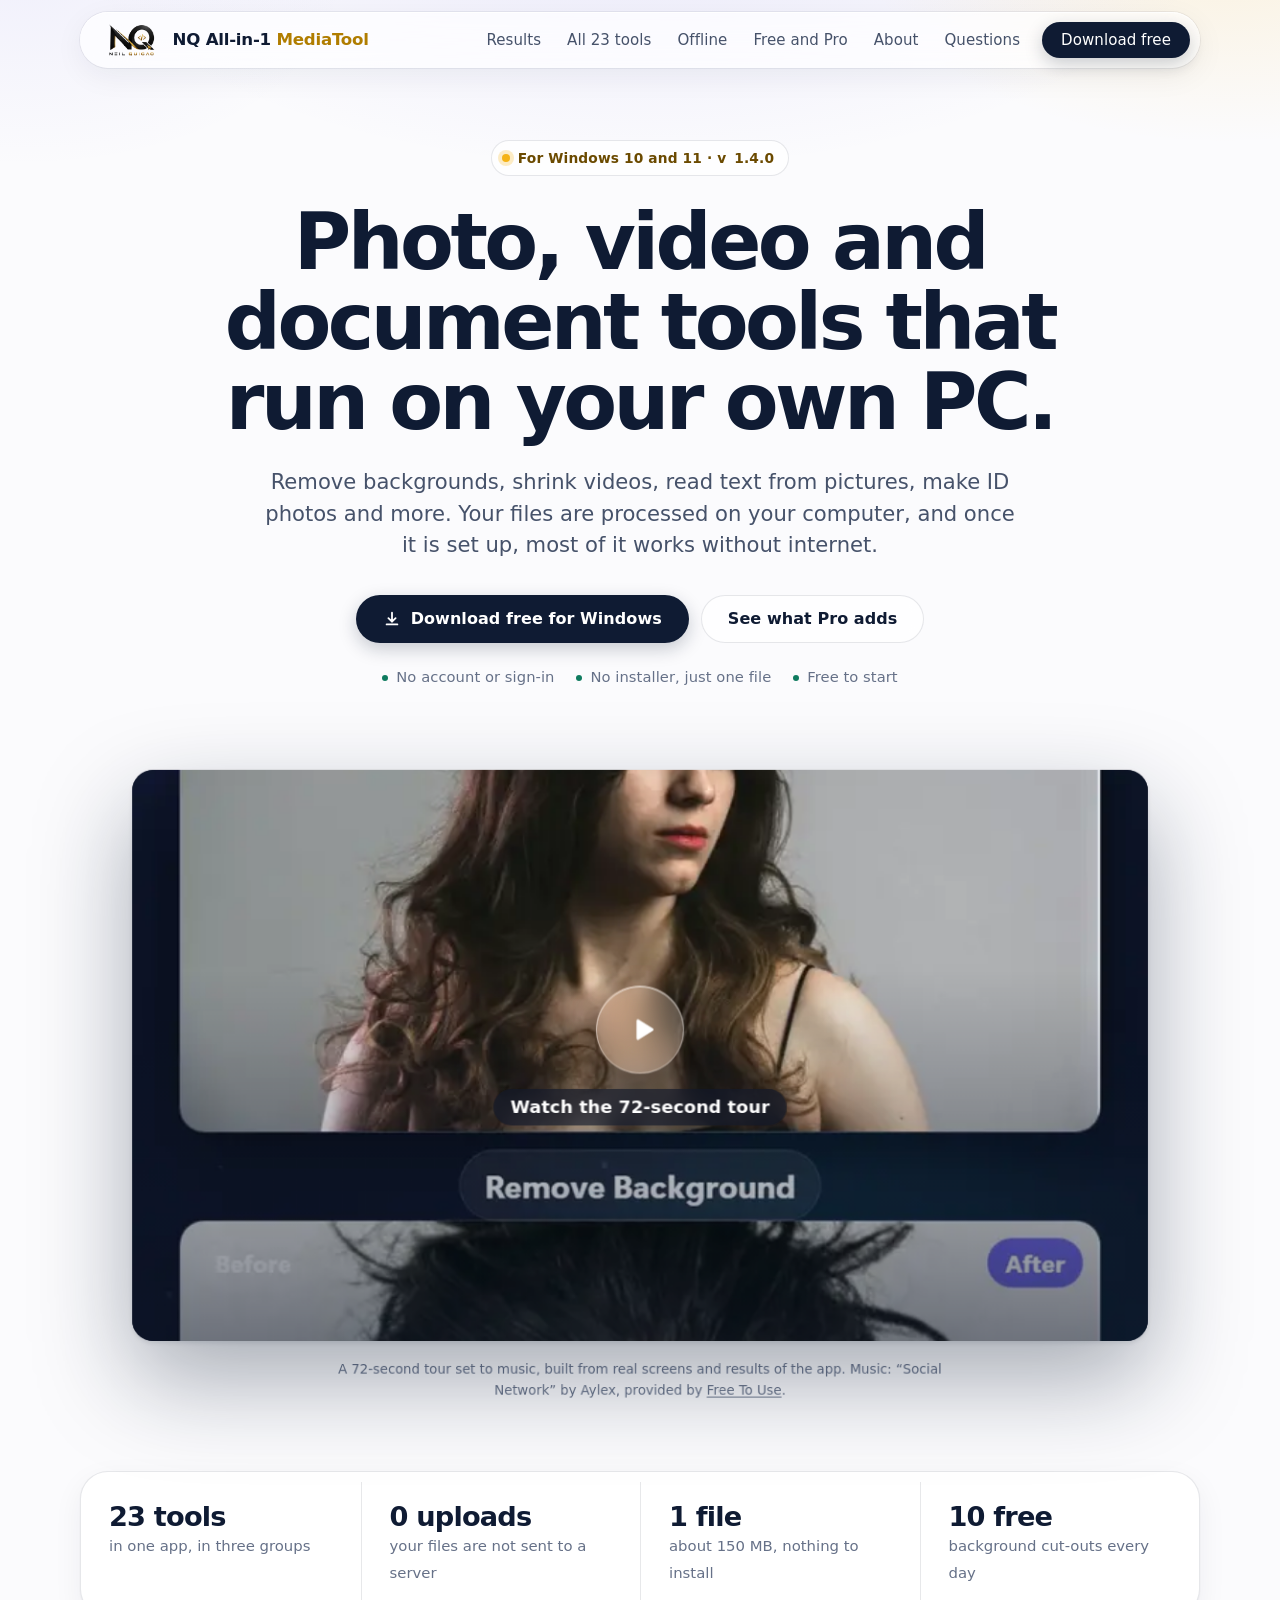
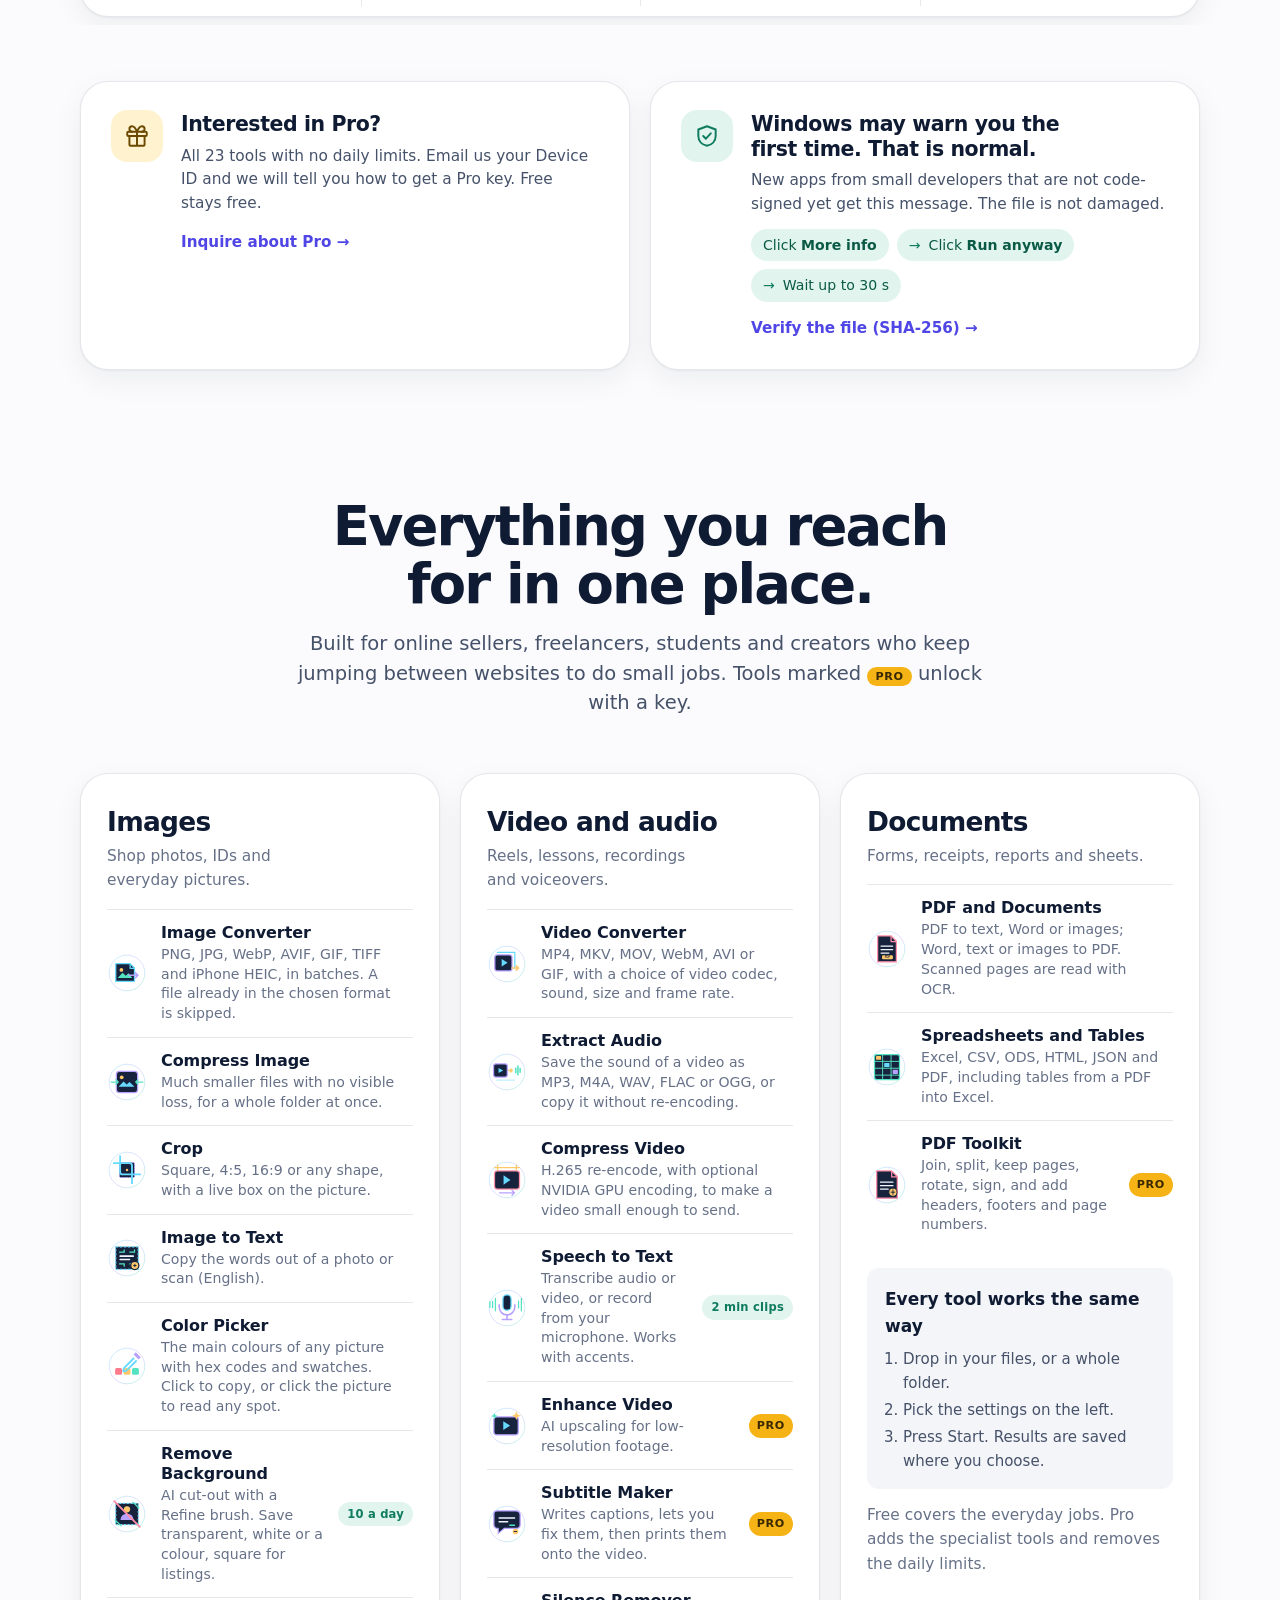
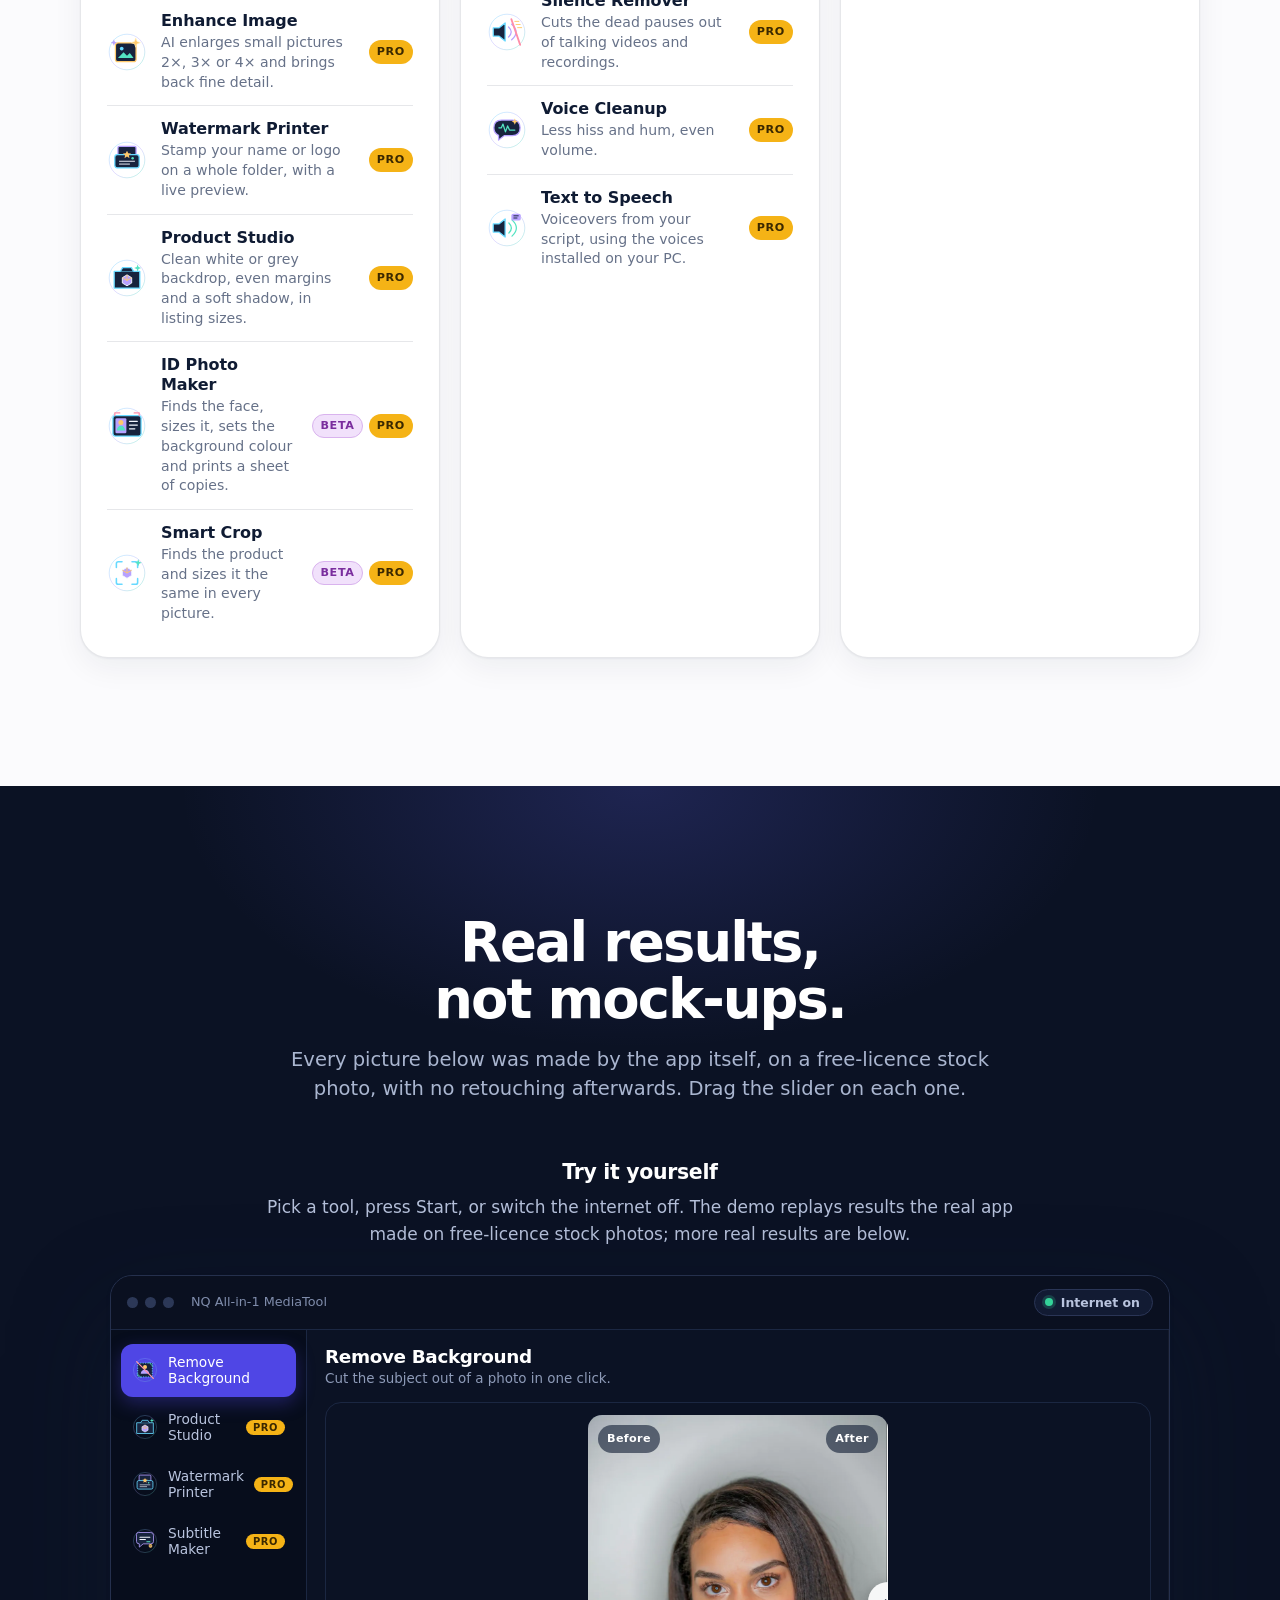
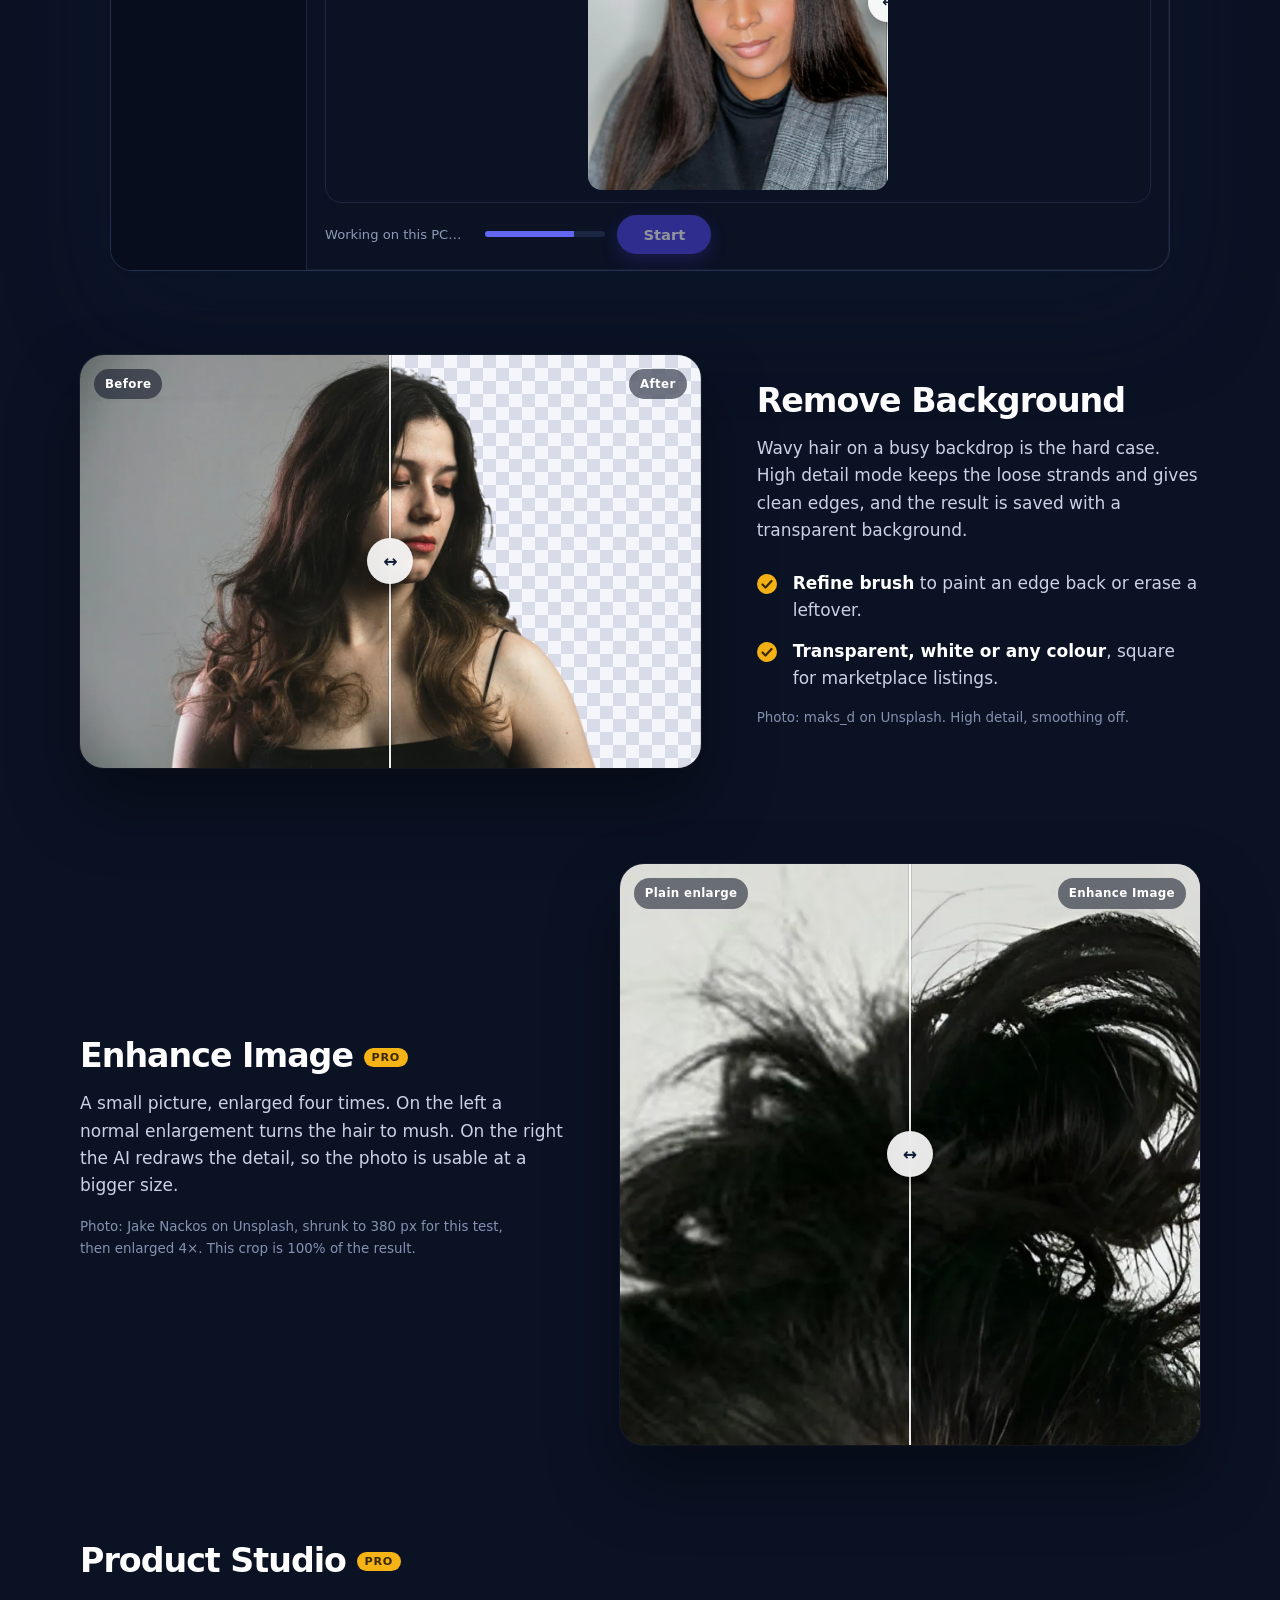
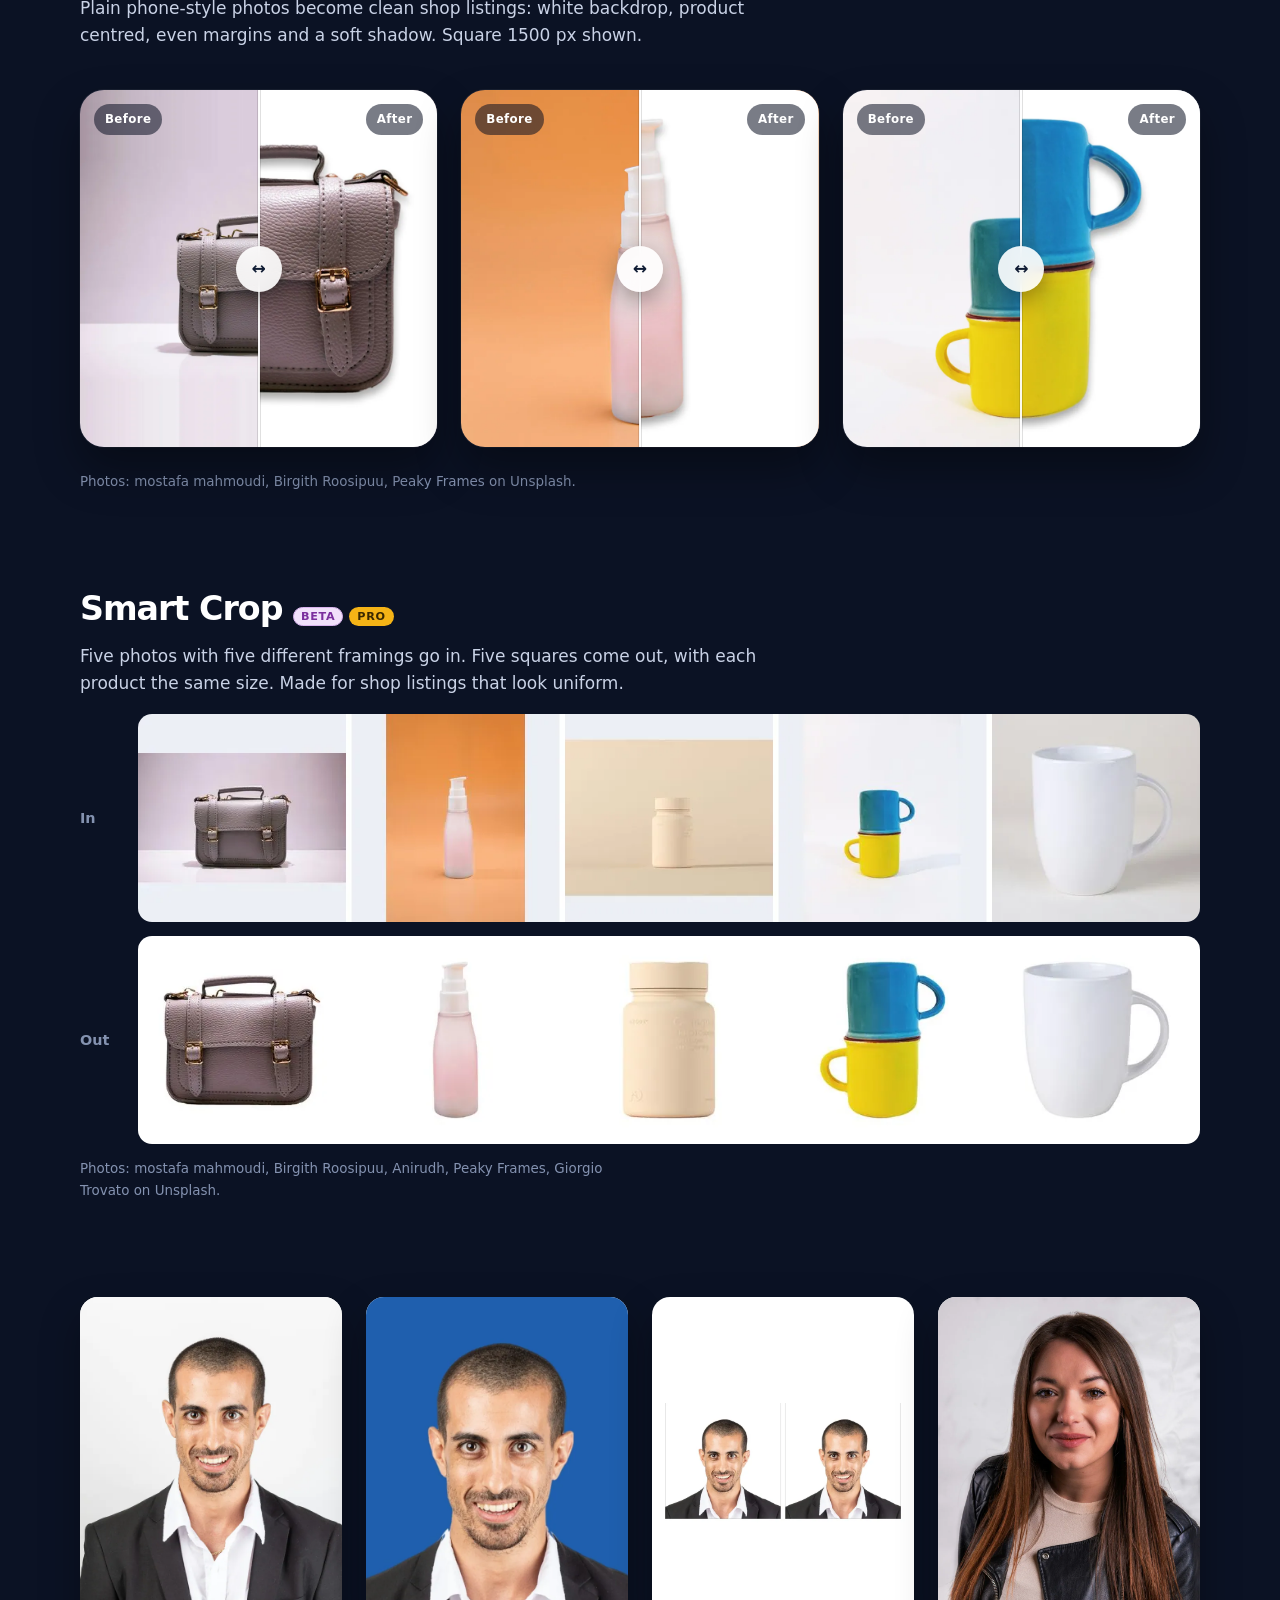
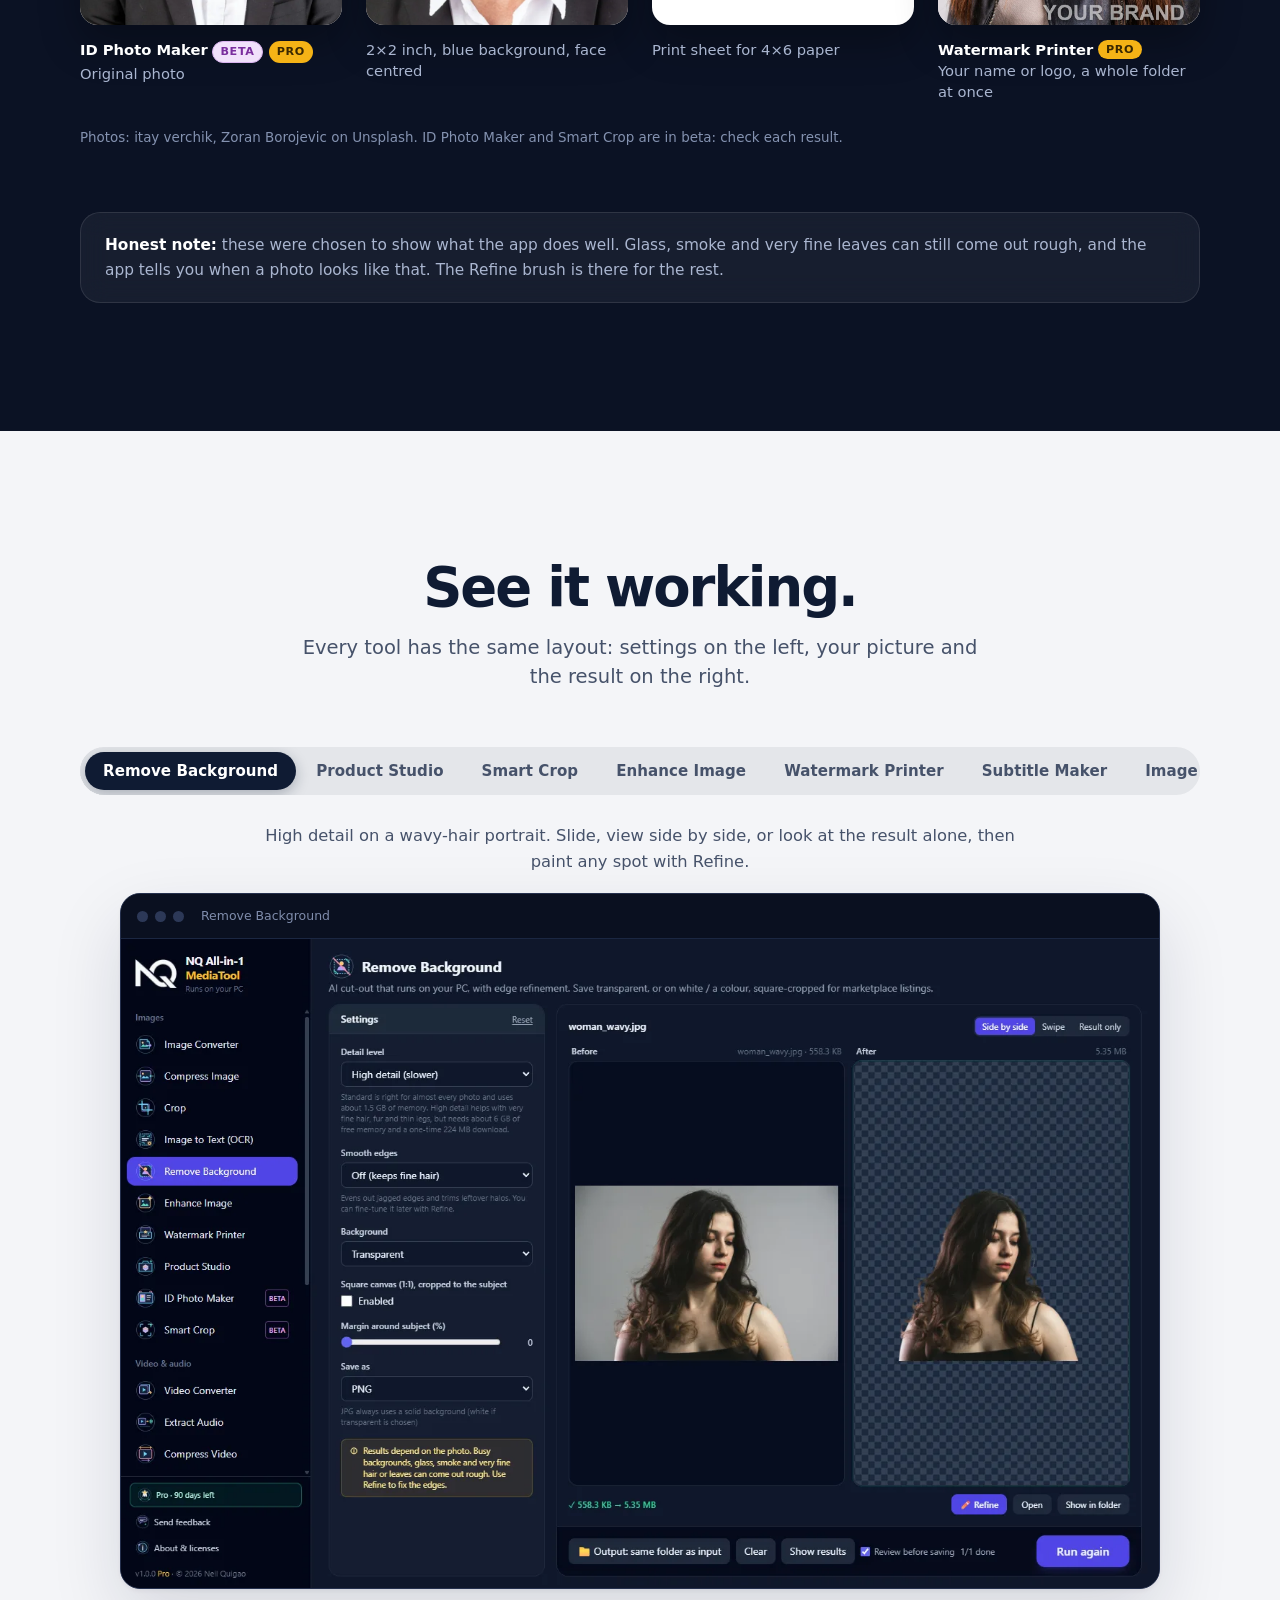
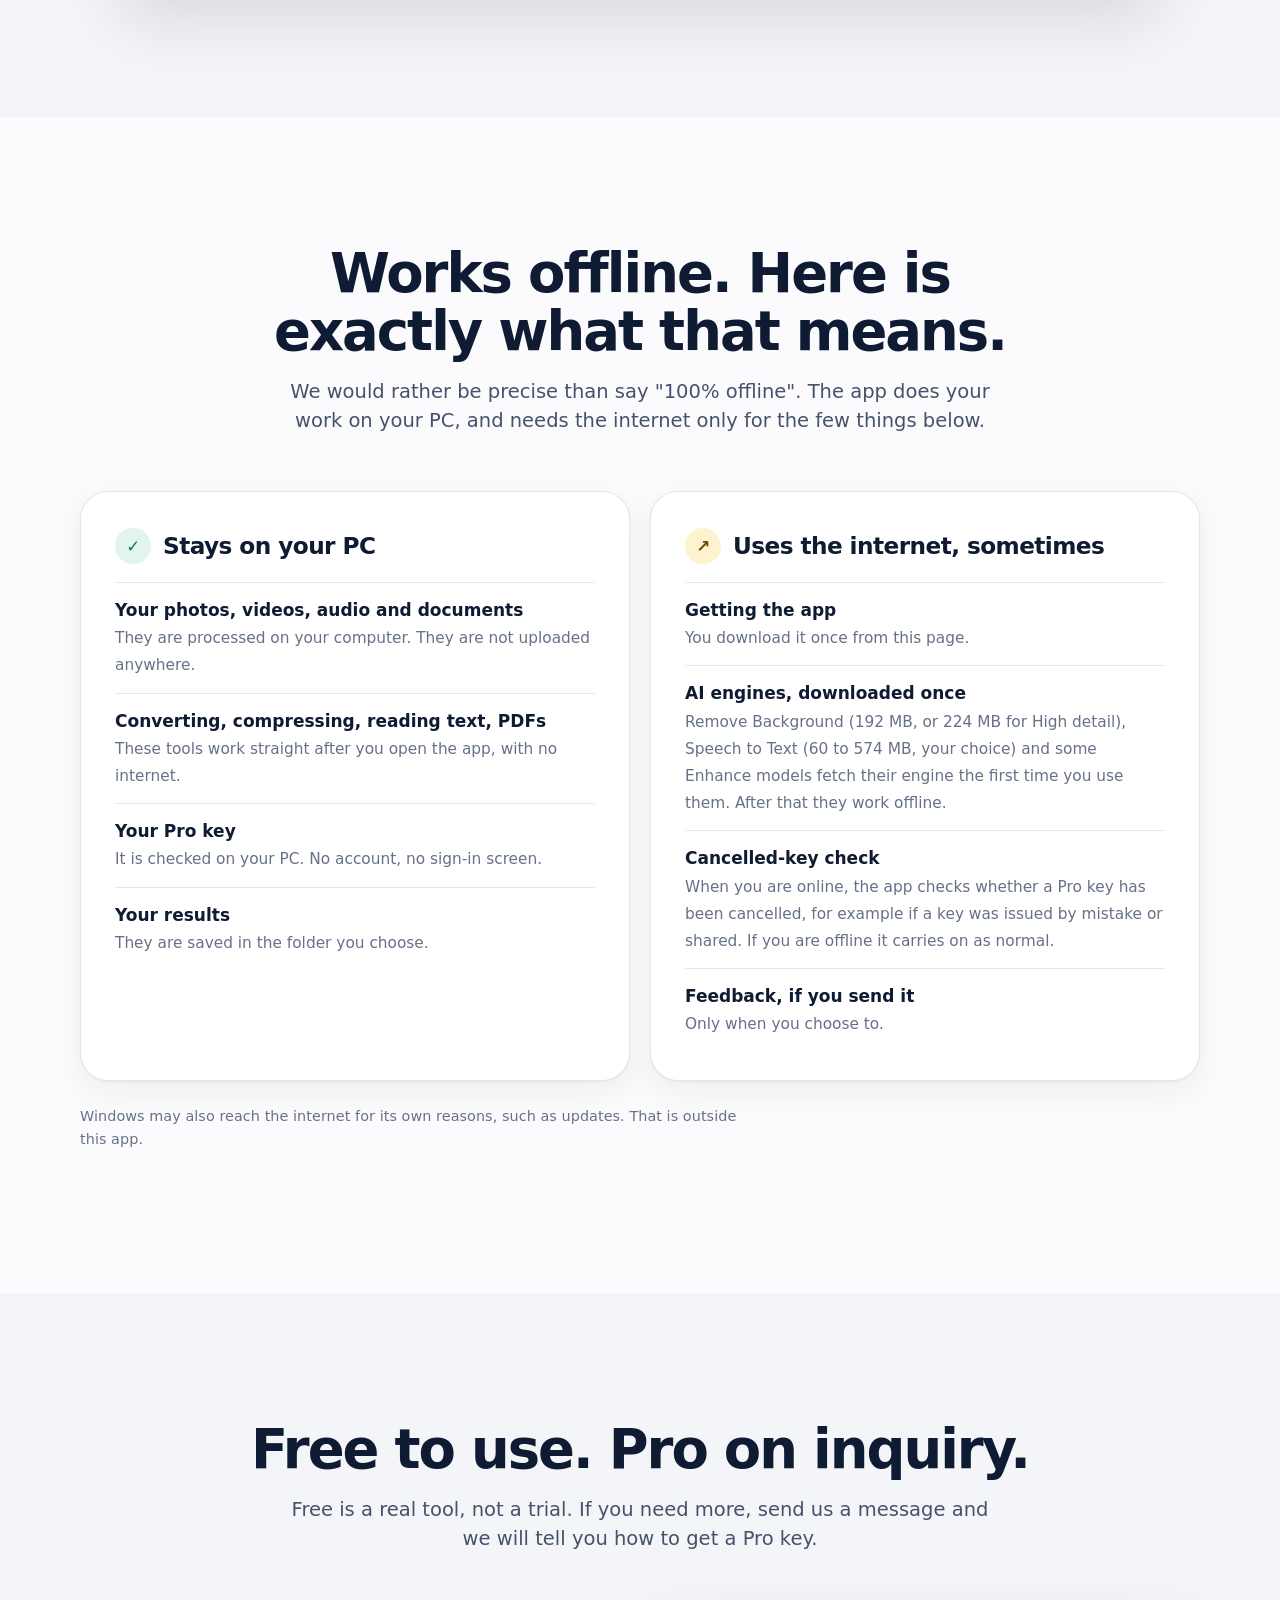
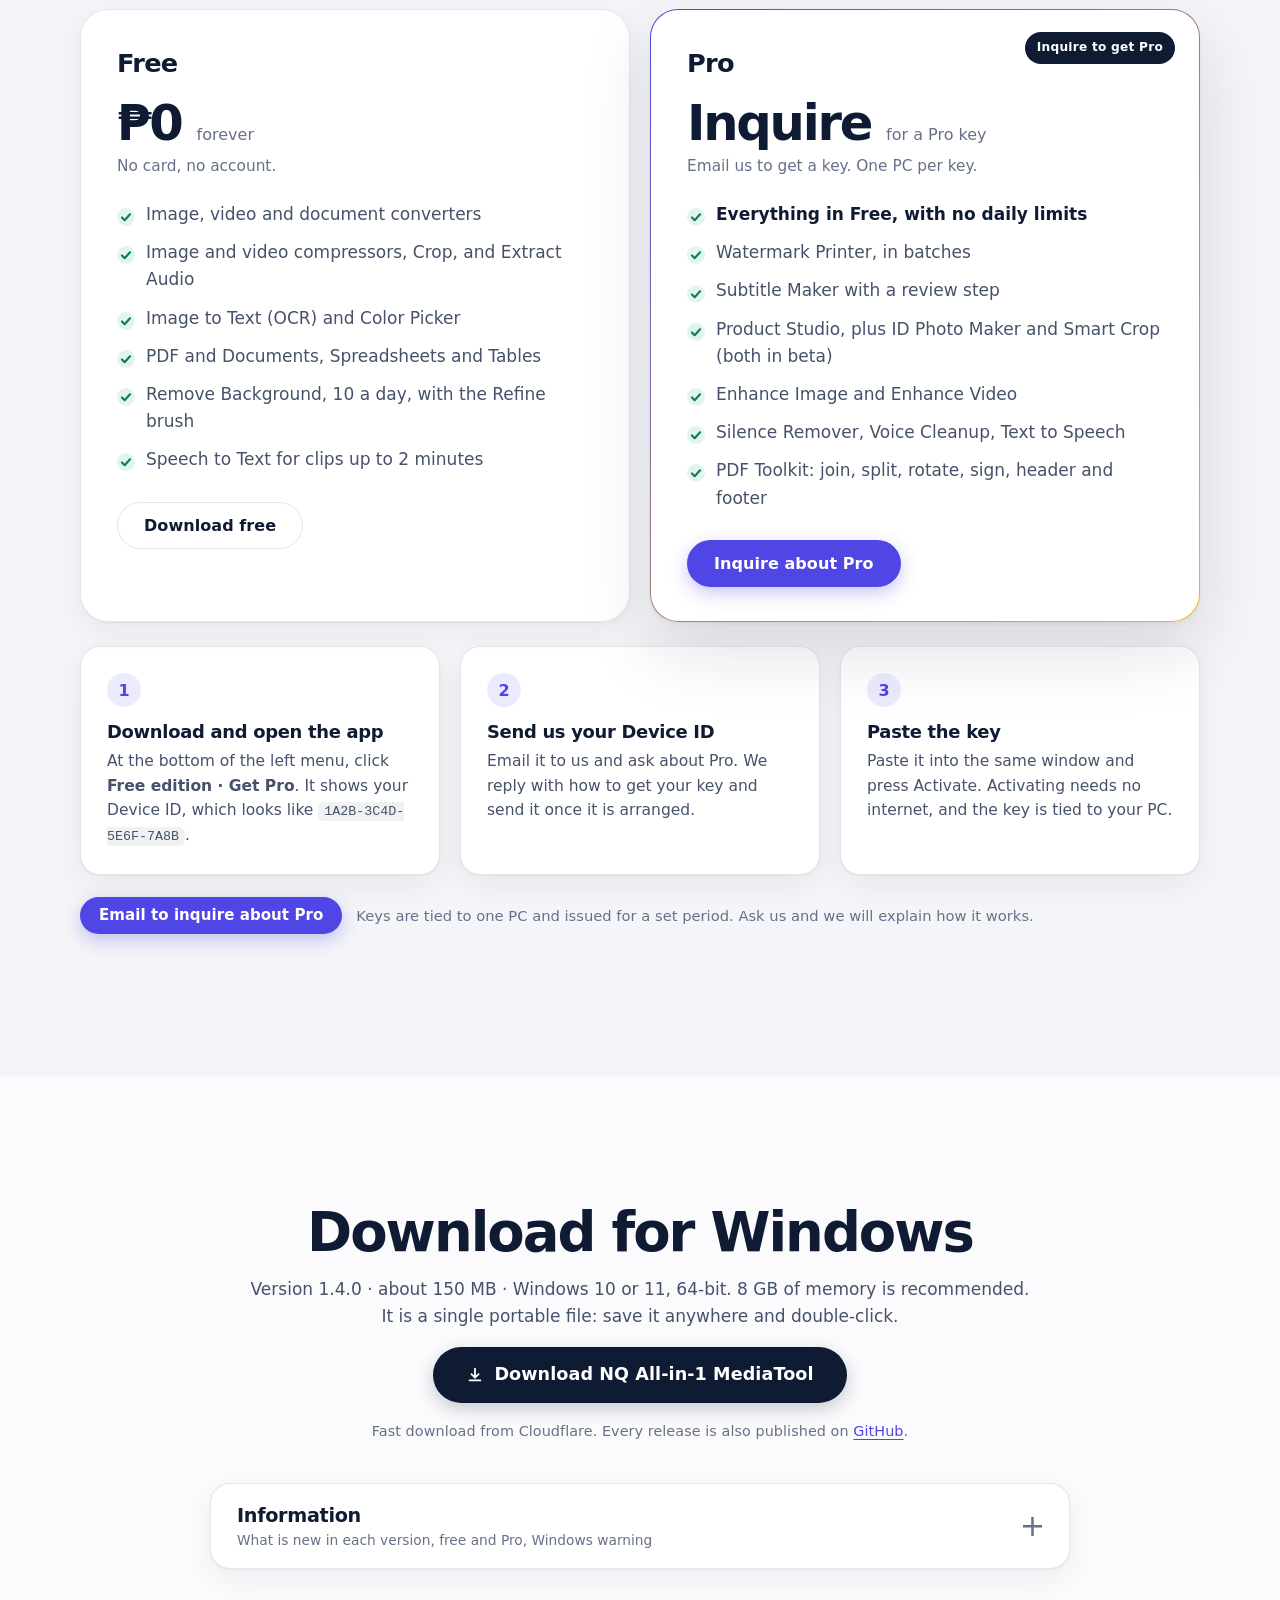
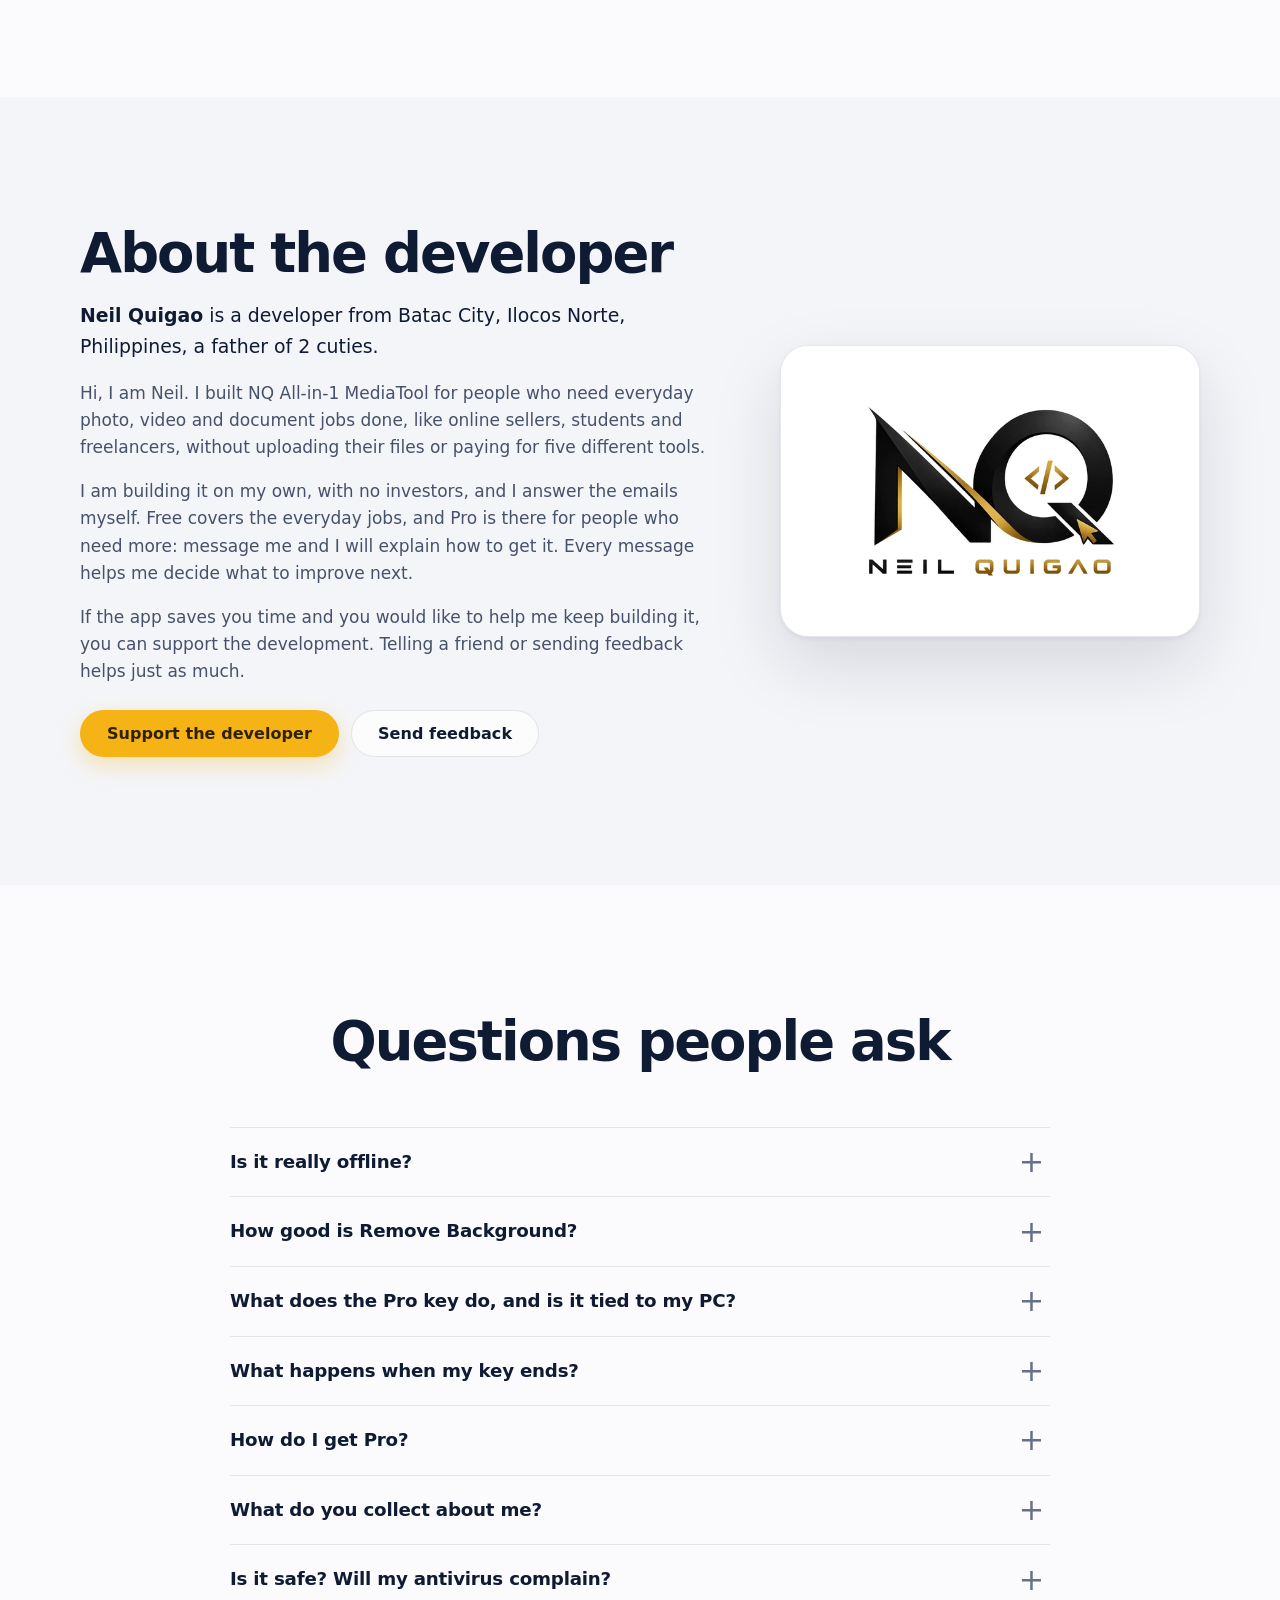
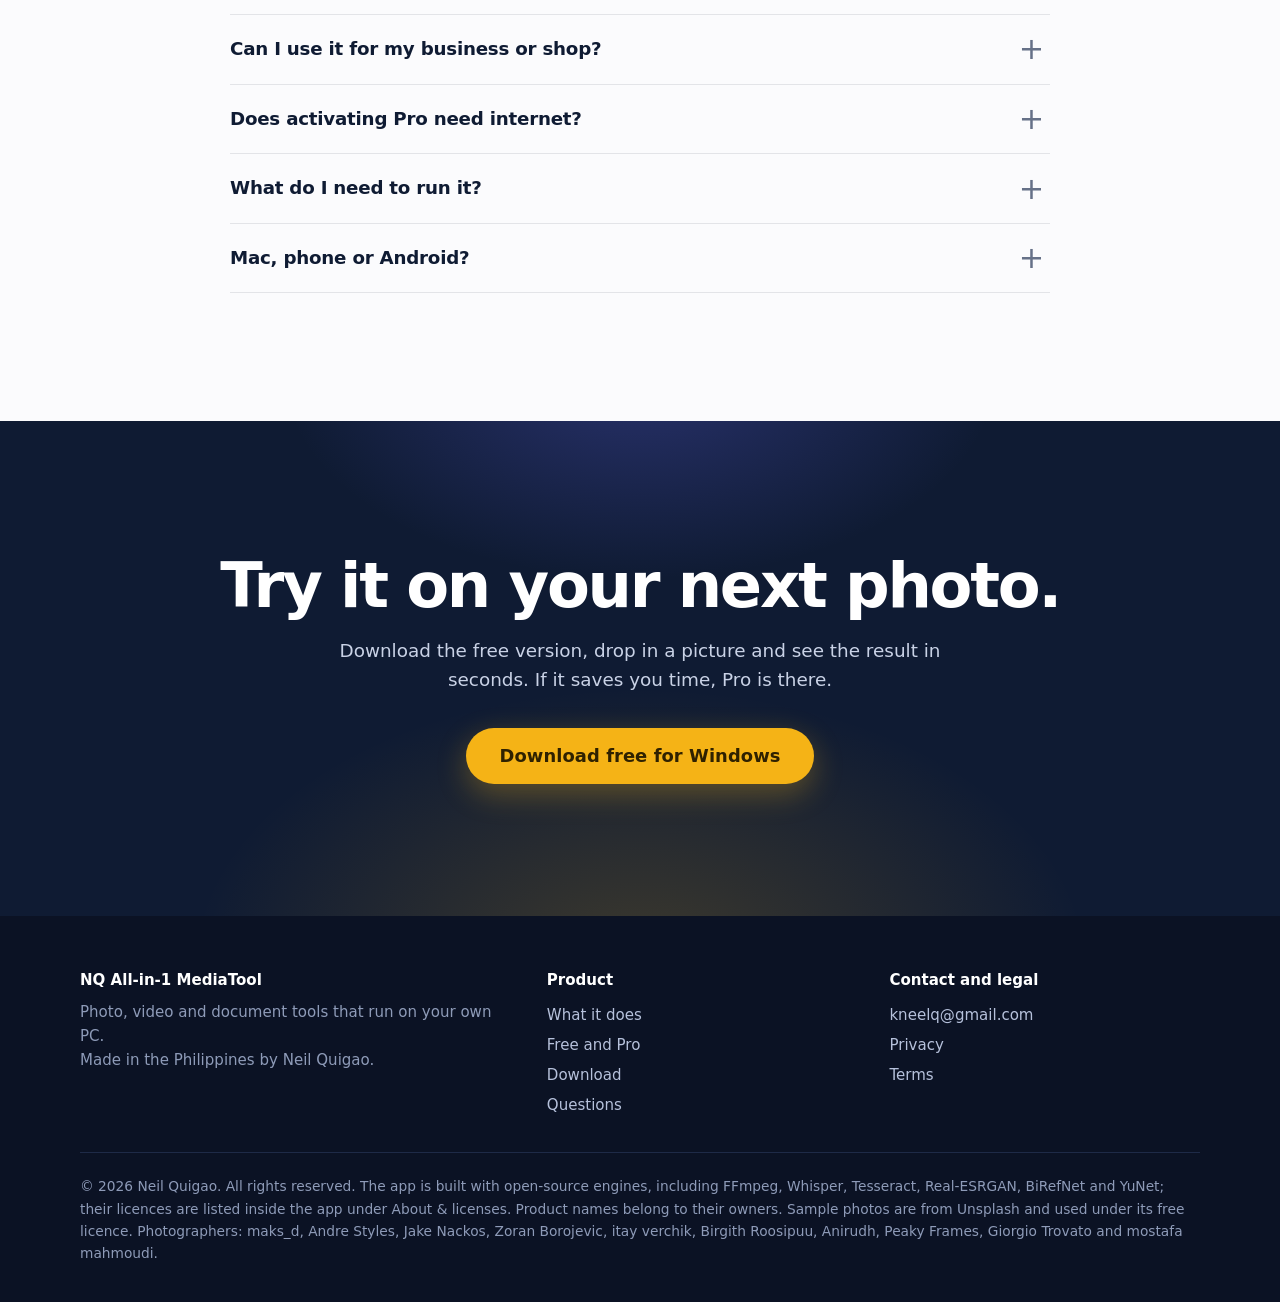
<file: docs/index.html>
<!doctype html>
<html lang="en">
<head>
<meta charset="utf-8">
<meta name="viewport" content="width=device-width, initial-scale=1">
<title>NQ All-in-1 MediaTool: photo, video and document tools that run on your PC</title>
<meta name="description" content="Remove backgrounds, compress video, read text from pictures, make ID photos and more. NQ All-in-1 MediaTool runs on your Windows PC, keeps your files on it, and works offline once set up.">
<meta property="og:title" content="NQ All-in-1 MediaTool">
<meta property="og:description" content="Photo, video and document tools that run on your own PC. Your files stay on it, and most of it works offline.">
<meta property="og:image" content="img/og.jpg">
<meta name="theme-color" content="#0f1b33">
<link rel="icon" href="img/icon.png">
<link rel="stylesheet" href="style.css">
<link rel="stylesheet" href="hero.css">
</head>
<body>
<a class="skip" href="#main">Skip to content</a>
<div class="scrim" id="scrim"></div>
<header class="top">
  <div class="wrap">
    <a class="brand" href="#top" aria-label="NQ All-in-1 MediaTool home"><img src="img/logo.png" alt=""><span>NQ All-in-1 <b>MediaTool</b></span></a>
    <button class="menu" id="menu" aria-label="Menu" aria-expanded="false" aria-controls="nav">&#9776;</button>
    <nav id="nav" aria-label="Main">
      <span class="nav-ind" aria-hidden="true"></span>
      <a href="#results">Results</a>
      <a href="#tools">All 23 tools</a>
      <a href="#offline">Offline</a>
      <a href="#pricing">Free and Pro</a>
      <a href="#about">About</a>
      <a href="#faq">Questions</a>
      <a class="btn btn-pri btn-sm" href="#download" data-dl>Download free</a>
    </nav>
  </div>
</header>

<main id="main">
<section class="hero" id="top">
  <div class="wrap">
    <div>
      <div class="tag"><i></i>For Windows 10 and 11 · v<span id="tagver">1.3.1</span></div>
      <h1>Photo, video and document tools that run on your own PC.</h1>
      <p class="lead">Remove backgrounds, shrink videos, read text from pictures, make ID photos and more. Your files are processed on your computer, and once it is set up, most of it works without internet.</p>
      <div class="cta">
        <a class="btn btn-pri" href="#download" data-dl><svg viewBox="0 0 20 20" fill="none" stroke="currentColor" stroke-width="2" stroke-linecap="round" stroke-linejoin="round" aria-hidden="true"><path d="M10 3v10m0 0l-4-4m4 4l4-4M4 16h12"/></svg>Download free for Windows</a>
        <a class="btn btn-ghost" href="#pricing">See what Pro adds</a>
      </div>
      <ul class="facts"><li>No account or sign-in</li><li>No installer, just one file</li><li>Free to start</li></ul>
    </div>
    <figure class="shot promo">
      <div class="pv" id="pv">
        <picture><source media="(max-width: 700px)" srcset="img/promo-poster-tall.webp"><img class="pv-poster" id="pvPoster" src="img/promo-poster.webp" width="1280" height="720" alt="A frame from the promo video: Remove Background and Enhance Image before-and-after sliders"></picture>
        <video class="pv-vid" id="pvVid" playsinline preload="none" controls hidden aria-label="NQ All-in-1 MediaTool tour video"></video>
        <button class="pv-play" id="pvPlay" type="button" aria-label="Play the 72-second tour video, with sound"><span class="pv-ico" aria-hidden="true"><svg viewBox="0 0 24 24" width="34" height="34" fill="currentColor"><path d="M8 5.5v13a1 1 0 0 0 1.5.86l10.5-6.5a1 1 0 0 0 0-1.72L9.5 4.64A1 1 0 0 0 8 5.5z"/></svg></span><span class="pv-txt">Watch the 72-second tour</span></button>
      </div>
      <figcaption class="cap">A 72-second tour set to music, built from real screens and results of the app. Music: &ldquo;Social Network&rdquo; by Aylex, provided by <a href="https://freetouse.com" target="_blank" rel="noopener">Free To Use</a>.</figcaption>
    </figure>
  </div>
  <div class="strip">
    <div class="wrap">
      <div><b>23 tools</b><span>in one app, in three groups</span></div>
      <div><b>0 uploads</b><span>your files are not sent to a server</span></div>
      <div><b>1 file</b><span>about 150 MB, nothing to install</span></div>
      <div><b>10 free</b><span>background cut-outs every day</span></div>
    </div>
  </div>
</section>

<section class="notice" id="start-here" aria-label="Before you download">
  <div class="wrap">
    <div class="nbar">
      <div class="nc">
        <span class="ic ic-gold"><svg viewBox="0 0 24 24" fill="none" stroke="currentColor" stroke-width="1.8" stroke-linecap="round" stroke-linejoin="round" aria-hidden="true"><rect x="3" y="8" width="18" height="4" rx="1"/><path d="M12 8v13M5 12v8a1 1 0 0 0 1 1h12a1 1 0 0 0 1-1v-8M7.5 8a2.5 2.5 0 1 1 0-5C10 3 12 8 12 8s2-5 4.5-5a2.5 2.5 0 1 1 0 5"/></svg></span>
        <div>
          <h2>Interested in Pro?</h2>
          <p>All 23 tools with no daily limits. Email us your Device ID and we will tell you how to get a Pro key. Free stays free.</p>
          <a class="nlink" href="#get-pro">Inquire about Pro <span aria-hidden="true">&rarr;</span></a>
        </div>
      </div>
      <div class="nc">
        <span class="ic ic-green"><svg viewBox="0 0 24 24" fill="none" stroke="currentColor" stroke-width="1.8" stroke-linecap="round" stroke-linejoin="round" aria-hidden="true"><path d="M12 3l8 3v6c0 4.5-3.2 8-8 9-4.8-1-8-4.5-8-9V6l8-3z"/><path d="M8.5 12l2.5 2.5 4.5-5"/></svg></span>
        <div>
          <h2>Windows may warn you the first time. That is normal.</h2>
          <p>New apps from small developers that are not code-signed yet get this message. The file is not damaged.</p>
          <ol class="chain" aria-label="What to do">
            <li>Click <b>More info</b></li><li>Click <b>Run anyway</b></li><li>Wait up to 30 s</li>
          </ol>
          <a class="nlink" href="#download">Verify the file (SHA-256) <span aria-hidden="true">&rarr;</span></a>
        </div>
      </div>
    </div>
  </div>
</section>

<section class="block" id="tools">
  <div class="wrap">
    <div class="head">
      <h2>Everything you reach for in one place.</h2>
      <p>Built for online sellers, freelancers, students and creators who keep jumping between websites to do small jobs. Tools marked <span class="pro">PRO</span> unlock with a key.</p>
    </div>
    <div class="groups">
      <div class="group">
        <h3>Images</h3><p>Shop photos, IDs and everyday pictures.</p>
        <ul>
          <li><img src="icons/image-converter.svg" alt=""><div><b>Image Converter</b><small>PNG, JPG, WebP, AVIF, GIF, TIFF and iPhone HEIC, in batches. A file already in the chosen format is skipped.</small></div></li>
          <li><img src="icons/compress-image.svg" alt=""><div><b>Compress Image</b><small>Much smaller files with no visible loss, for a whole folder at once.</small></div></li>
          <li><img src="icons/crop.svg" alt=""><div><b>Crop</b><small>Square, 4:5, 16:9 or any shape, with a live box on the picture.</small></div></li>
          <li><img src="icons/image-to-text-ocr.svg" alt=""><div><b>Image to Text</b><small>Copy the words out of a photo or scan (English).</small></div></li>
          <li><img src="icons/color-picker.svg" alt=""><div><b>Color Picker</b><small>The main colours of any picture with hex codes and swatches. Click to copy, or click the picture to read any spot.</small></div></li>
          <li><img src="icons/remove-background.svg" alt=""><div><b>Remove Background</b><small>AI cut-out with a Refine brush. Save transparent, white or a colour, square for listings.</small></div><span class="lim">10 a day</span></li>
          <li><img src="icons/enhance-image.svg" alt=""><div><b>Enhance Image</b><small>AI enlarges small pictures 2×, 3× or 4× and brings back fine detail.</small></div><span class="pro">PRO</span></li>
          <li><img src="icons/watermark-printer.svg" alt=""><div><b>Watermark Printer</b><small>Stamp your name or logo on a whole folder, with a live preview.</small></div><span class="pro">PRO</span></li>
          <li><img src="icons/product-photo-studio.svg" alt=""><div><b>Product Studio</b><small>Clean white or grey backdrop, even margins and a soft shadow, in listing sizes.</small></div><span class="pro">PRO</span></li>
          <li><img src="icons/id-photo-maker.svg" alt=""><div><b>ID Photo Maker</b><small>Finds the face, sizes it, sets the background colour and prints a sheet of copies.</small></div><span class="tags"><span class="beta" title="Still being improved">BETA</span><span class="pro">PRO</span></span></li>
          <li><img src="icons/smart-crop.svg" alt=""><div><b>Smart Crop</b><small>Finds the product and sizes it the same in every picture.</small></div><span class="tags"><span class="beta" title="Still being improved">BETA</span><span class="pro">PRO</span></span></li>
        </ul>
      </div>
      <div class="group">
        <h3>Video and audio</h3><p>Reels, lessons, recordings and voiceovers.</p>
        <ul>
          <li><img src="icons/video-converter.svg" alt=""><div><b>Video Converter</b><small>MP4, MKV, MOV, WebM, AVI or GIF, with a choice of video codec, sound, size and frame rate.</small></div></li>
          <li><img src="icons/extract-audio.svg" alt=""><div><b>Extract Audio</b><small>Save the sound of a video as MP3, M4A, WAV, FLAC or OGG, or copy it without re-encoding.</small></div></li>
          <li><img src="icons/compress-video.svg" alt=""><div><b>Compress Video</b><small>H.265 re-encode, with optional NVIDIA GPU encoding, to make a video small enough to send.</small></div></li>
          <li><img src="icons/speech-to-text.svg" alt=""><div><b>Speech to Text</b><small>Transcribe audio or video, or record from your microphone. Works with accents.</small></div><span class="lim">2 min clips</span></li>
          <li><img src="icons/enhance-video.svg" alt=""><div><b>Enhance Video</b><small>AI upscaling for low-resolution footage.</small></div><span class="pro">PRO</span></li>
          <li><img src="icons/subtitle-maker.svg" alt=""><div><b>Subtitle Maker</b><small>Writes captions, lets you fix them, then prints them onto the video.</small></div><span class="pro">PRO</span></li>
          <li><img src="icons/silence-remover.svg" alt=""><div><b>Silence Remover</b><small>Cuts the dead pauses out of talking videos and recordings.</small></div><span class="pro">PRO</span></li>
          <li><img src="icons/voice-cleanup.svg" alt=""><div><b>Voice Cleanup</b><small>Less hiss and hum, even volume.</small></div><span class="pro">PRO</span></li>
          <li><img src="icons/text-to-speech.svg" alt=""><div><b>Text to Speech</b><small>Voiceovers from your script, using the voices installed on your PC.</small></div><span class="pro">PRO</span></li>
        </ul>
      </div>
      <div class="group">
        <h3>Documents</h3><p>Forms, receipts, reports and sheets.</p>
        <ul>
          <li><img src="icons/pdf-documents.svg" alt=""><div><b>PDF and Documents</b><small>PDF to text, Word or images; Word, text or images to PDF. Scanned pages are read with OCR.</small></div></li>
          <li><img src="icons/spreadsheets-tables.svg" alt=""><div><b>Spreadsheets and Tables</b><small>Excel, CSV, ODS, HTML, JSON and PDF, including tables from a PDF into Excel.</small></div></li>
          <li><img src="icons/pdf-toolkit.svg" alt=""><div><b>PDF Toolkit</b><small>Join, split, keep pages, rotate, sign, and add headers, footers and page numbers.</small></div><span class="pro">PRO</span></li>
        </ul>
        <div class="how"><b>Every tool works the same way</b><ol><li>Drop in your files, or a whole folder.</li><li>Pick the settings on the left.</li><li>Press Start. Results are saved where you choose.</li></ol></div><p class="small" style="margin:14px 0 8px">Free covers the everyday jobs. Pro adds the specialist tools and removes the daily limits.</p>
      </div>
    </div>
  </div>
</section>

<section class="block results" id="results">
  <div class="wrap">
    <div class="head"><h2>Real results, not mock-ups.</h2><p>Every picture below was made by the app itself, on a free-licence stock photo, with no retouching afterwards. Drag the slider on each one.</p></div>

    <div class="rdemo" id="try">
      <h3>Try it yourself</h3>
      <p>Pick a tool, press Start, or switch the internet off. The demo replays results the real app made on free-licence stock photos; more real results are below.</p>
      <figure class="demo-fig">
      <div class="hd" id="hd" data-tool="rb" aria-label="Interactive demo of the app">
        <div class="hd-bar"><i></i><i></i><i></i><span class="hd-ttl">NQ All-in-1 MediaTool</span>
          <button class="hd-net" id="net" type="button" aria-pressed="false" title="Pretend to switch the internet off"><span class="dot"></span><span id="netTxt">Internet on</span></button></div>
        <div class="hd-body">
          <div class="hd-side" role="tablist" aria-label="Choose a tool to try">
            <button role="tab" data-tool="rb" aria-selected="true"><img src="icons/remove-background.svg" alt=""><span>Remove Background</span></button>
            <button role="tab" data-tool="ps" aria-selected="false"><img src="icons/product-photo-studio.svg" alt=""><span>Product Studio</span><em>PRO</em></button>
            <button role="tab" data-tool="wm" aria-selected="false"><img src="icons/watermark-printer.svg" alt=""><span>Watermark Printer</span><em>PRO</em></button>
            <button role="tab" data-tool="sm" aria-selected="false"><img src="icons/subtitle-maker.svg" alt=""><span>Subtitle Maker</span><em>PRO</em></button>
          </div>
          <div class="hd-main">
            <div class="hd-head"><b id="hdT">Remove Background</b><span id="hdS">Cut the subject out of a photo in one click.</span></div>
            <div class="hd-stage" id="stage">
              <div class="pn pn-rb on"><div class="ba2" id="ba2" style="--p:100%"><img src="img/hero-rb-before.webp" alt="Original portrait photo"><div class="af"><img src="img/hero-rb-after.webp" alt="The same portrait with the background removed, hair detail kept"></div><div class="hdl"></div><input type="range" min="0" max="100" value="100" id="ba2r" aria-label="Drag to compare before and after"><span class="lb l">Before</span><span class="lb r">After</span></div></div>
              <div class="pn pn-ps"><div class="studio" id="studio"><img class="s0" src="img/hero-ps-before.webp" alt=""><div class="s1"><img src="img/hero-ps-after.webp" alt="Grey leather satchel on a clean white backdrop with a soft shadow"></div></div></div>
              <div class="pn pn-wm"><div class="wmbox"><img src="img/hero-wm.webp" alt="Portrait photo with a watermark"><span class="wmt" id="wmt" data-pos="br">&copy; Your Brand</span></div>
                <div class="wmctl"><label>Opacity <input type="range" min="10" max="100" value="60" id="wmo" aria-label="Watermark opacity"></label><div class="grid3" id="wmg" role="group" aria-label="Watermark position"><button data-p="tl" aria-label="Top left"></button><button data-p="tc" aria-label="Top centre"></button><button data-p="tr" aria-label="Top right"></button><button data-p="ml" aria-label="Middle left"></button><button data-p="mc" aria-label="Centre"></button><button data-p="mr" aria-label="Middle right"></button><button data-p="bl" aria-label="Bottom left"></button><button data-p="bc" aria-label="Bottom centre"></button><button data-p="br" class="on" aria-label="Bottom right"></button></div></div></div>
              <div class="pn pn-sm"><div class="vid"><img src="img/hero-vid.webp" alt="A video frame showing a supplement bottle"><div class="cap2" id="cap2" aria-live="off"></div></div></div>
            </div>
            <div class="hd-act"><span id="hdSt">Ready</span><span class="sp"></span><div class="hd-prog"><i id="hdP"></i></div><button class="hd-go" id="hdGo" type="button">Start</button></div>
          </div>
        </div>
        <div class="hd-toast" id="hdToast" role="status"></div>
      </div>
      </figure>
    </div>

    <article class="rs">
      <div class="cmp alpha" style="--p:50%;--ar:3 / 2"><img loading="lazy" src="img/show-rb-before.webp" alt="Portrait of a woman with long wavy dark hair"><div class="aft"><img loading="lazy" src="img/show-rb-after.webp" alt="The same portrait cut out on a transparent background, every strand kept"></div><span class="lab l">Before</span><span class="lab r">After</span><div class="handle"></div><input type="range" min="0" max="100" value="50" aria-label="Drag to compare: Portrait of a woman with long wavy dark hair and The same portrait cut out on a transparent background, every strand kept"></div>
      <div>
        <h3>Remove Background</h3>
        <p>Wavy hair on a busy backdrop is the hard case. High detail mode keeps the loose strands and gives clean edges, and the result is saved with a transparent background.</p>
        <ul class="ticks"><li><span><b>Refine brush</b> to paint an edge back or erase a leftover.</span></li><li><span><b>Transparent, white or any colour</b>, square for marketplace listings.</span></li></ul>
        <p class="by">Photo: maks_d on Unsplash. High detail, smoothing off.</p>
      </div>
    </article>

    <article class="rs flip">
      <div class="cmp" style="--p:50%;--ar:1 / 1"><img loading="lazy" src="img/show-enh-before.webp" alt="Plain enlargement of a small photo, hair looks soft and smeared"><div class="aft"><img loading="lazy" src="img/show-enh-after.webp" alt="The same photo enlarged 4 times by Enhance Image, individual hairs sharp"></div><span class="lab l">Plain enlarge</span><span class="lab r">Enhance Image</span><div class="handle"></div><input type="range" min="0" max="100" value="50" aria-label="Drag to compare: Plain enlargement of a small photo, hair looks soft and smeared and The same photo enlarged 4 times by Enhance Image, individual hairs sharp"></div>
      <div>
        <h3>Enhance Image <span class="pro">PRO</span></h3>
        <p>A small picture, enlarged four times. On the left a normal enlargement turns the hair to mush. On the right the AI redraws the detail, so the photo is usable at a bigger size.</p>
        <p class="by">Photo: Jake Nackos on Unsplash, shrunk to 380 px for this test, then enlarged 4×. This crop is 100% of the result.</p>
      </div>
    </article>

    <article class="rs3">
      <div class="rs3-t"><h3>Product Studio <span class="pro">PRO</span></h3><p>Plain phone-style photos become clean shop listings: white backdrop, product centred, even margins and a soft shadow. Square 1500 px shown.</p></div>
      <div class="cmp" style="--p:50%;--ar:1 / 1"><img loading="lazy" src="img/show-ps1-before.webp" alt="Grey leather satchel on a lilac backdrop with a reflection"><div class="aft"><img loading="lazy" src="img/show-ps1-after.webp" alt="The satchel cut out on a clean white listing photo with soft shadow"></div><span class="lab l">Before</span><span class="lab r">After</span><div class="handle"></div><input type="range" min="0" max="100" value="50" aria-label="Drag to compare: Leather handbag photographed on white and The handbag on a clean white listing photo with soft shadow"></div>
      <div class="cmp" style="--p:50%;--ar:1 / 1"><img loading="lazy" src="img/show-ps2-before.webp" alt="Frosted pump bottle on an orange backdrop"><div class="aft"><img loading="lazy" src="img/show-ps2-after.webp" alt="The bottle on a clean white listing photo"></div><span class="lab l">Before</span><span class="lab r">After</span><div class="handle"></div><input type="range" min="0" max="100" value="50" aria-label="Drag to compare: Frosted pump bottle on an orange backdrop and The bottle on a clean white listing photo"></div>
      <div class="cmp" style="--p:50%;--ar:1 / 1"><img loading="lazy" src="img/show-ps3-before.webp" alt="Two stacked mugs, small in the frame"><div class="aft"><img loading="lazy" src="img/show-ps3-after.webp" alt="The mugs centred on white with even margins"></div><span class="lab l">Before</span><span class="lab r">After</span><div class="handle"></div><input type="range" min="0" max="100" value="50" aria-label="Drag to compare: Two stacked mugs, small in the frame and The mugs centred on white with even margins"></div>
      <p class="by rs3-by">Photos: mostafa mahmoudi, Birgith Roosipuu, Peaky Frames on Unsplash.</p>
    </article>

    <article class="rs2">
      <div>
        <h3>Smart Crop <span class="tags"><span class="beta">BETA</span><span class="pro">PRO</span></span></h3>
        <p>Five photos with five different framings go in. Five squares come out, with each product the same size. Made for shop listings that look uniform.</p>
        <div class="sline"><span class="sl">In</span><img loading="lazy" src="img/show-sc-in.webp" alt="Five product photos with different framings and sizes"></div>
        <div class="sline"><span class="sl">Out</span><img loading="lazy" src="img/show-sc-out.webp" alt="The same five products as equal squares, each at the same size"></div>
        <p class="by">Photos: mostafa mahmoudi, Birgith Roosipuu, Anirudh, Peaky Frames, Giorgio Trovato on Unsplash.</p>
      </div>
    </article>

    <article class="rs4">
      <figure><div class="fr"><img loading="lazy" src="img/show-id-before.webp" alt="Original portrait of a man in a suit"></div><figcaption><b>ID Photo Maker</b> <span class="tags"><span class="beta">BETA</span><span class="pro">PRO</span></span><br>Original photo</figcaption></figure>
      <figure><div class="fr"><img loading="lazy" src="img/show-id-after.webp" alt="The ID picture, 2 by 2 inch, blue background"></div><figcaption>2×2 inch, blue background, face centred</figcaption></figure>
      <figure><div class="fr"><img loading="lazy" src="img/show-id-sheet.webp" alt="A 4 by 6 inch print sheet with copies of the ID picture"></div><figcaption>Print sheet for 4×6 paper</figcaption></figure>
      <figure><div class="fr"><img loading="lazy" src="img/show-wm.webp" alt="Portrait with a text watermark in the corner"></div><figcaption><b>Watermark Printer</b> <span class="pro">PRO</span><br>Your name or logo, a whole folder at once</figcaption></figure>
      <p class="by rs4-by">Photos: itay verchik, Zoran Borojevic on Unsplash. ID Photo Maker and Smart Crop are in beta: check each result.</p>
    </article>

    <div class="honest"><b>Honest note:</b> these were chosen to show what the app does well. Glass, smoke and very fine leaves can still come out rough, and the app tells you when a photo looks like that. The Refine brush is there for the rest.</div>
  </div>
</section>

<section class="block" id="screens">
  <div class="wrap">
    <div class="head"><h2>See it working.</h2><p>Every tool has the same layout: settings on the left, your picture and the result on the right.</p></div>
    <div class="tabs" role="tablist" aria-label="App screens"><span class="seg-ind" aria-hidden="true"></span>
      <button role="tab" aria-selected="true" aria-controls="p1" id="t1">Remove Background</button>
      <button role="tab" aria-selected="false" aria-controls="p2" id="t2">Product Studio</button>
      <button role="tab" aria-selected="false" aria-controls="p3" id="t3">Smart Crop</button>
      <button role="tab" aria-selected="false" aria-controls="p4" id="t4">Enhance Image</button>
      <button role="tab" aria-selected="false" aria-controls="p5" id="t5">Watermark Printer</button>
      <button role="tab" aria-selected="false" aria-controls="p6" id="t6">Subtitle Maker</button>
      <button role="tab" aria-selected="false" aria-controls="p7" id="t7">Image to Text</button>
    </div>
    <div class="panel on" id="p1" role="tabpanel" aria-labelledby="t1"><p class="cap">High detail on a wavy-hair portrait. Slide, view side by side, or look at the result alone, then paint any spot with Refine.</p><div class="win"><div class="bar"><i></i><i></i><i></i><span>Remove Background</span></div><img loading="lazy" src="img/app-removebg.webp" width="1440" height="900" alt="Remove Background with a finished cut-out beside the original"></div></div>
    <div class="panel" id="p2" role="tabpanel" aria-labelledby="t2" hidden><p class="cap">A plain product photo becomes a square listing picture with a clean backdrop and a soft shadow. <span class="pro">PRO</span></p><div class="win"><div class="bar"><i></i><i></i><i></i><span>Product Studio</span></div><img loading="lazy" src="img/app-studio.webp" width="1440" height="900" alt="Product Studio result"></div></div>
    <div class="panel" id="p3" role="tabpanel" aria-labelledby="t3" hidden><p class="cap">Drop in a whole batch. Every product comes out the same size on the same canvas. <span class="beta">BETA</span> <span class="pro">PRO</span></p><div class="win"><div class="bar"><i></i><i></i><i></i><span>Smart Crop</span></div><img loading="lazy" src="img/app-smartcrop.webp" width="1440" height="900" alt="Smart Crop with five finished product pictures"></div></div>
    <div class="panel" id="p4" role="tabpanel" aria-labelledby="t4" hidden><p class="cap">A small picture enlarged four times, with the original beside the result. <span class="pro">PRO</span></p><div class="win"><div class="bar"><i></i><i></i><i></i><span>Enhance Image</span></div><img loading="lazy" src="img/app-enhance.webp" width="1440" height="900" alt="Enhance Image result"></div></div>
    <div class="panel" id="p5" role="tabpanel" aria-labelledby="t5" hidden><p class="cap">See your watermark on your own picture while you move the settings, then stamp a whole folder. <span class="pro">PRO</span></p><div class="win"><div class="bar"><i></i><i></i><i></i><span>Watermark Printer</span></div><img loading="lazy" src="img/app-watermark.webp" width="1440" height="900" alt="Watermark Printer with a live preview"></div></div>
    <div class="panel" id="p6" role="tabpanel" aria-labelledby="t6" hidden><p class="cap">Choose the font, colour and position, and see your style on your own video before you start. When the speech has been written, you can fix any mistakes before the video is made. <span class="pro">PRO</span></p><div class="win"><div class="bar"><i></i><i></i><i></i><span>Subtitle Maker</span></div><img loading="lazy" src="img/app-subtitles.webp" width="1440" height="900" alt="Subtitle Maker with a live caption preview"></div></div>
    <div class="panel" id="p7" role="tabpanel" aria-labelledby="t7" hidden><p class="cap">A photographed document on the left, the text it contains on the right, ready to copy.</p><div class="win"><div class="bar"><i></i><i></i><i></i><span>Image to Text</span></div><img loading="lazy" src="img/app-ocr.webp" width="1440" height="900" alt="Image to Text showing recognised text"></div></div>
  </div>
</section>

<section class="block" id="offline">
  <div class="wrap">
    <div class="head"><h2>Works offline. Here is exactly what that means.</h2><p>We would rather be precise than say "100% offline". The app does your work on your PC, and needs the internet only for the few things below.</p></div>
    <div class="ledger">
      <div>
        <h3><span aria-hidden="true">&#10003;</span>Stays on your PC</h3>
        <ul>
          <li><b>Your photos, videos, audio and documents</b><span>They are processed on your computer. They are not uploaded anywhere.</span></li>
          <li><b>Converting, compressing, reading text, PDFs</b><span>These tools work straight after you open the app, with no internet.</span></li>
          <li><b>Your Pro key</b><span>It is checked on your PC. No account, no sign-in screen.</span></li>
          <li><b>Your results</b><span>They are saved in the folder you choose.</span></li>
        </ul>
      </div>
      <div>
        <h3><span aria-hidden="true">&#8599;</span>Uses the internet, sometimes</h3>
        <ul>
          <li><b>Getting the app</b><span>You download it once from this page.</span></li>
          <li><b>AI engines, downloaded once</b><span>Remove Background (192 MB, or 224 MB for High detail), Speech to Text (60 to 574 MB, your choice) and some Enhance models fetch their engine the first time you use them. After that they work offline.</span></li>
          <li><b>Cancelled-key check</b><span>When you are online, the app checks whether a Pro key has been cancelled, for example if a key was issued by mistake or shared. If you are offline it carries on as normal.</span></li>
          <li><b>Feedback, if you send it</b><span>Only when you choose to.</span></li>
        </ul>
      </div>
    </div>
    <p class="note-line small">Windows may also reach the internet for its own reasons, such as updates. That is outside this app.</p>
  </div>
</section>

<section class="block" id="pricing">
  <div class="wrap">
    <div class="head"><h2>Free to use. Pro on inquiry.</h2><p>Free is a real tool, not a trial. If you need more, send us a message and we will tell you how to get a Pro key.</p></div>
    <div class="compare">
      <div class="plans">
        <div class="plan">
          <h3>Free</h3>
          <div class="price">&#8369;0 <small>forever</small></div>
          <p class="alt">No card, no account.</p>
          <ul>
            <li>Image, video and document converters</li>
            <li>Image and video compressors, Crop, and Extract Audio</li>
            <li>Image to Text (OCR) and Color Picker</li>
            <li>PDF and Documents, Spreadsheets and Tables</li>
            <li>Remove Background, 10 a day, with the Refine brush</li>
            <li>Speech to Text for clips up to 2 minutes</li>
          </ul>
          <a class="btn btn-ghost" href="#download" data-dl>Download free</a>
        </div>
        <div class="plan">
          <span class="best">Inquire to get Pro</span>
          <h3>Pro</h3>
          <div class="price">Inquire <small>for a Pro key</small></div>
          <p class="alt">Email us to get a key. One PC per key.</p>
          <ul>
            <li class="plus">Everything in Free, with no daily limits</li>
            <li>Watermark Printer, in batches</li>
            <li>Subtitle Maker with a review step</li>
            <li>Product Studio, plus ID Photo Maker and Smart Crop (both in beta)</li>
            <li>Enhance Image and Enhance Video</li>
            <li>Silence Remover, Voice Cleanup, Text to Speech</li>
            <li>PDF Toolkit: join, split, rotate, sign, header and footer</li>
          </ul>
          <a class="btn btn-ind" href="#get-pro">Inquire about Pro</a>
        </div>
      </div>
    </div>
    <div class="steps" id="get-pro">
      <div class="step"><h3>Download and open the app</h3><p>At the bottom of the left menu, click <b>Free edition · Get Pro</b>. It shows your Device ID, which looks like <code>1A2B-3C4D-5E6F-7A8B</code>.</p></div>
      <div class="step"><h3>Send us your Device ID</h3><p>Email it to us and ask about Pro. We reply with how to get your key and send it once it is arranged.</p></div>
      <div class="step"><h3>Paste the key</h3><p>Paste it into the same window and press Activate. Activating needs no internet, and the key is tied to your PC.</p></div>
    </div>
    <p class="priceNote" style="display:flex;align-items:center;gap:14px;flex-wrap:wrap"><a class="btn btn-ind btn-sm" id="mail" href="mailto:kneelq@gmail.com?subject=NQ%20MediaTool%20Pro%20inquiry&body=Hi%20Neil%2C%0A%0AMy%20Device%20ID%20is%3A%20%0AI%20would%20like%20to%20inquire%20about%20getting%20a%20Pro%20key.">Email to inquire about Pro</a><span>Keys are tied to one PC and issued for a set period. Ask us and we will explain how it works.</span></p>
  </div>
</section>

<section class="block" id="download">
  <div class="wrap dlwrap" id="dlgrid">
    <div>
      <h2 style="margin-bottom:14px">Download for Windows</h2>
      <p>Version <span id="ver">1.0.0</span> · about 150 MB · Windows 10 or 11, 64-bit. 8 GB of memory is recommended. It is a single portable file: save it anywhere and double-click.</p>
      <p><a class="btn btn-pri" id="dlbtn" href="https://nq-pulse.nq-digital.workers.dev/download/NQ-All-in-1-MediaTool-portable.exe" download><svg viewBox="0 0 20 20" fill="none" stroke="currentColor" stroke-width="2" stroke-linecap="round" stroke-linejoin="round" aria-hidden="true"><path d="M10 3v10m0 0l-4-4m4 4l4-4M4 16h12"/></svg>Download NQ All-in-1 MediaTool</a></p>
      <p class="small">Fast download from Cloudflare. Every release is also published on <a href="https://github.com/NQdigital-code/nq-all-in-1-mediatool/releases">GitHub</a>.</p>
    </div>
    <details class="info">
      <summary>Information <small>What is new in each version, free and Pro, Windows warning</small></summary>
      <div class="infobody">
      <div class="ib"><b>Version 1.4.0: Color Picker</b>
        <ul>
          <li><b>New free tool, Color Picker:</b> add a picture and see its main colours as swatches with hex codes (plus RGB, HSL and the share of the picture). Click a code to copy it, or click anywhere on the picture to read the exact colour of that spot.</li>
          <li>Choose 3 to 12 colours, ignore a white or black background (handy for product photos), sort by use, brightness or hue, and copy all codes or a ready-to-paste CSS list. There are now 23 tools, 12 of them free.</li>
        </ul>
      </div>
      <div class="ib"><b>Version 1.3.1: Pro on inquiry</b>
        <ul>
          <li>Pro is now offered on inquiry: email your Device ID and we explain how to get a key. The website, terms and the in-app "Request Pro by email" message were updated to match.</li>
        </ul>
      </div>
      <div class="ib"><b>Version 1.3.0: choose the video codec</b>
        <ul>
          <li><b>Video Converter</b> now lets you pick the <b>video codec</b> (H.264, H.265, VP9, VP8, AV1, MPEG-4, ProRes, Motion JPEG) and the <b>sound</b> (AAC, MP3, Opus, Vorbis, FLAC, AC-3, WAV or none). The list only shows what the chosen file type can hold.</li>
          <li><b>Keep original</b> copies the picture or sound without re-encoding, so MKV to MP4 takes seconds with no quality loss.</li>
          <li>You can convert a file to the <b>same type with a different codec</b>, for example MP4 (H.264) to MP4 (H.265).</li>
          <li>New quality, speed, size (never enlarged), frame rate, NVIDIA and remove-personal-info options. AV1 and ProRes need Pro; everything else is free.</li>
        </ul>
      </div>
      <div class="ib"><b>Version 1.2.0: PDF header and footer preview</b>
        <ul>
          <li>The PDF Toolkit header and footer now has a <b>live preview</b> of your own PDF, so you see the result before pressing Start.</li>
          <li>A new <b>Distance from the page edge</b> slider moves the header or footer closer to the edge, away from your content.</li>
          <li><b>Make room</b> shrinks each page slightly so the header or footer sits in empty space and covers nothing.</li>
        </ul>
      </div>
      <div class="ib"><b>Version 1.1.1: new-version notice</b>
        <ul>
          <li>The app now tells you when a newer version is out, with a Download button. It makes one small request to GitHub at start-up (no files or personal details are sent), stays quiet when you are offline, and can be switched off in About &amp; licenses.</li>
        </ul>
      </div>
      <div class="ib"><b>Version 1.1.0: PDF header and footer</b>
        <ul>
          <li><b>PDF Toolkit</b> can now add a header or footer to every page: text on the left, middle and right, your logo, page numbers such as "Page 3 of 10", today's date, text size and colour, and an option to skip a cover page. Names with accents print correctly.</li>
        </ul>
      </div>
      <div class="ib"><b>Version 1.0.0: first release</b>
        <ul>
          <li><b>22 tools</b> in three groups: Images, Video &amp; audio, Documents. 11 are free, 11 need a Pro key.</li>
          <li><b>Remove Background</b> with a sharp outline, a Refine brush and an automatic switch to High detail on busy group photos.</li>
          <li><b>Review before saving:</b> every result is a preview with Save and Retry, so your folder is not flooded.</li>
          <li><b>Starts on the right settings for your PC.</b> Strong PCs begin on High detail, weaker ones on lighter settings.</li>
          <li><b>Smarter converters:</b> a file already in the chosen format (MP4 to MP4) is left alone.</li>
          <li><b>New Extract Audio</b> and <b>batch mode</b> everywhere: add a whole folder at once.</li>
        </ul>
      </div>
      <div class="ib"><b>Free and Pro</b>
        <p>Free needs no account: Remove Background up to 10 a day, Speech to Text up to 2 minutes per clip. Pro unlocks everything with one key per PC, and <b>Pro is available on inquiry</b>. <a href="#get-pro">How to get Pro</a></p>
      </div>
      <div class="ib"><b>Beta tools</b>
        <p>ID Photo Maker and Smart Crop are marked BETA. They work, but results are not always ideal yet, so check each one.</p>
      </div>
      <div class="ib"><b>If Windows shows a warning</b>
        <p>The app is not code-signed yet, so Windows may say <i>"Windows protected your PC"</i>. Click <b>More info</b>, then <b>Run anyway</b>. The app unpacks itself on every start, so wait for the launch screen.</p>
        <p class="small" style="margin-bottom:6px">To check the genuine file, compare its SHA-256 (PowerShell: <code>Get-FileHash</code>):</p>
        <p style="margin:0"><span class="hash" id="sha">SHA-256 is published with each release.</span></p>
      </div>
      <p class="small" style="margin:0">Known limits and feedback: see the <a href="https://github.com/NQdigital-code/nq-all-in-1-mediatool#readme">README</a>, click <b>Send feedback</b> in the app, or email <a href="mailto:kneelq@gmail.com">kneelq@gmail.com</a>.</p>
      </div>
    </details>
  </div>
</section>

<section class="block about" id="about">
  <div class="wrap">
    <div>
      <h2>About the developer</h2>
      <p class="byline"><b>Neil Quigao</b> is a developer from Batac City, Ilocos Norte, Philippines, a father of 2 cuties.</p>
      <p>Hi, I am Neil. I built NQ All-in-1 MediaTool for people who need everyday photo, video and document jobs done, like online sellers, students and freelancers, without uploading their files or paying for five different tools.</p>
      <p>I am building it on my own, with no investors, and I answer the emails myself. Free covers the everyday jobs, and Pro is there for people who need more: message me and I will explain how to get it. Every message helps me decide what to improve next.</p>
      <p>If the app saves you time and you would like to help me keep building it, you can support the development. Telling a friend or sending feedback helps just as much.</p>
      <div class="cta"><a class="btn btn-amber" id="support" href="mailto:kneelq@gmail.com?subject=Supporting%20NQ%20MediaTool&body=Hi%20Neil%2C%0A%0AI%20would%20like%20to%20support%20the%20development%20of%20NQ%20All-in-1%20MediaTool.">Support the developer</a><a class="btn btn-ghost" href="mailto:kneelq@gmail.com?subject=NQ%20MediaTool%20feedback">Send feedback</a></div>
    </div>
    <div class="who"><img loading="lazy" src="img/about-logo3.webp" width="680" height="473" alt="Neil Quigao logo: the letters N and Q with a code symbol and a cursor"></div>
  </div>
</section>

<section class="block" id="faq">
  <div class="wrap">
    <div class="head"><h2>Questions people ask</h2></div>
    <div class="faq">
      <details><summary>Is it really offline?</summary><div class="ans"><p>Your files are processed on your PC and are never uploaded, and the converters, compressors, OCR and PDF tools need no internet at all. A few AI tools download their engine once the first time you use them, and the app checks for cancelled Pro keys when you happen to be online. The "Offline" section above lists every case.</p></div></details>
      <details><summary>How good is Remove Background?</summary><div class="ans"><p>Very good on people, pets and products: on our benchmark of photos with a clear subject, none of the cut-outs failed. It is weaker on glass, smoke and very fine leaves, and it warns you when a photo looks like that. The Refine brush lets you fix the rest by hand.</p></div></details>
      <details><summary>What does the Pro key do, and is it tied to my PC?</summary><div class="ans"><p>The key unlocks the Pro tools and removes the daily limits. It is made for your PC's Device ID, so it will not work on another computer. If you replace your PC, email us and we will issue a new key.</p></div></details>
      <details><summary>What happens when my key ends?</summary><div class="ans"><p>The app goes back to Free. Everything you made stays yours. Email us to ask about a new key.</p></div></details>
      <details><summary>How do I get Pro?</summary><div class="ans"><p>Pro is not sold through this page. Email us your Device ID (shown in the app under <b>Free edition · Get Pro</b>) and we will tell you how to get a key. Keys are tied to one PC and issued for a set period. The Free edition is not a trial and stays free.</p></div></details>
      <details><summary>What do you collect about me?</summary><div class="ans"><p>The app does not send your files or your usage anywhere. This website has no tracking or ads. When you ask for a Pro key, we keep your email and your Device ID, so we can support you. Details are on the <a href="privacy.html">privacy page</a>.</p></div></details>
      <details><summary>Is it safe? Will my antivirus complain?</summary><div class="ans"><p>The app has no ads, no bundled software and no account. Because it is a new app from a small independent developer and is not code-signed yet, Windows SmartScreen or an antivirus may show a warning the first time. Check the SHA-256 on this page against your download, and email us if anything looks wrong.</p></div></details>
      <details><summary>Can I use it for my business or shop?</summary><div class="ans"><p>Yes. Free and Pro can both be used for personal and business work. You are responsible for having the rights to the pictures, videos and documents you process.</p></div></details>
      <details><summary>Does activating Pro need internet?</summary><div class="ans"><p>No. The key is checked on your PC. The app only looks for cancelled keys when it happens to be online.</p></div></details>
      <details><summary>What do I need to run it?</summary><div class="ans"><p>Windows 10 or 11, 64-bit. 8 GB of memory is recommended; Remove Background uses about 1.5 GB in its standard mode. There is no installer to run.</p></div></details>
      <details><summary>Mac, phone or Android?</summary><div class="ans"><p>Windows only for now. Other platforms may come later, with no date promised.</p></div></details>
    </div>
  </div>
</section>

<section class="final">
  <div class="wrap">
    <div><h2>Try it on your next photo.</h2><p>Download the free version, drop in a picture and see the result in seconds. If it saves you time, Pro is there.</p></div>
    <a class="btn btn-amber" href="#download" data-dl>Download free for Windows</a>
  </div>
</section>
</main>

<footer>
  <div class="wrap">
    <div><b>NQ All-in-1 MediaTool</b>Photo, video and document tools that run on your own PC.<br>Made in the Philippines by Neil Quigao.</div>
    <div><b>Product</b><a href="#tools">What it does</a><a href="#pricing">Free and Pro</a><a href="#download">Download</a><a href="#faq">Questions</a></div>
    <div><b>Contact and legal</b><a href="mailto:kneelq@gmail.com">kneelq@gmail.com</a><a href="privacy.html">Privacy</a><a href="terms.html">Terms</a></div>
    <div class="legal">&copy; 2026 Neil Quigao. All rights reserved. The app is built with open-source engines, including FFmpeg, Whisper, Tesseract, Real-ESRGAN, BiRefNet and YuNet; their licences are listed inside the app under About &amp; licenses. Product names belong to their owners. Sample photos are from Unsplash and used under its free licence. Photographers: maks_d, Andre Styles, Jake Nackos, Zoran Borojevic, itay verchik, Birgith Roosipuu, Anirudh, Peaky Frames, Giorgio Trovato and mostafa mahmoudi.</div>
  </div>
</footer>
<script src="site.js"></script>
<script src="hero.js"></script>
</body>
</html>
</file>
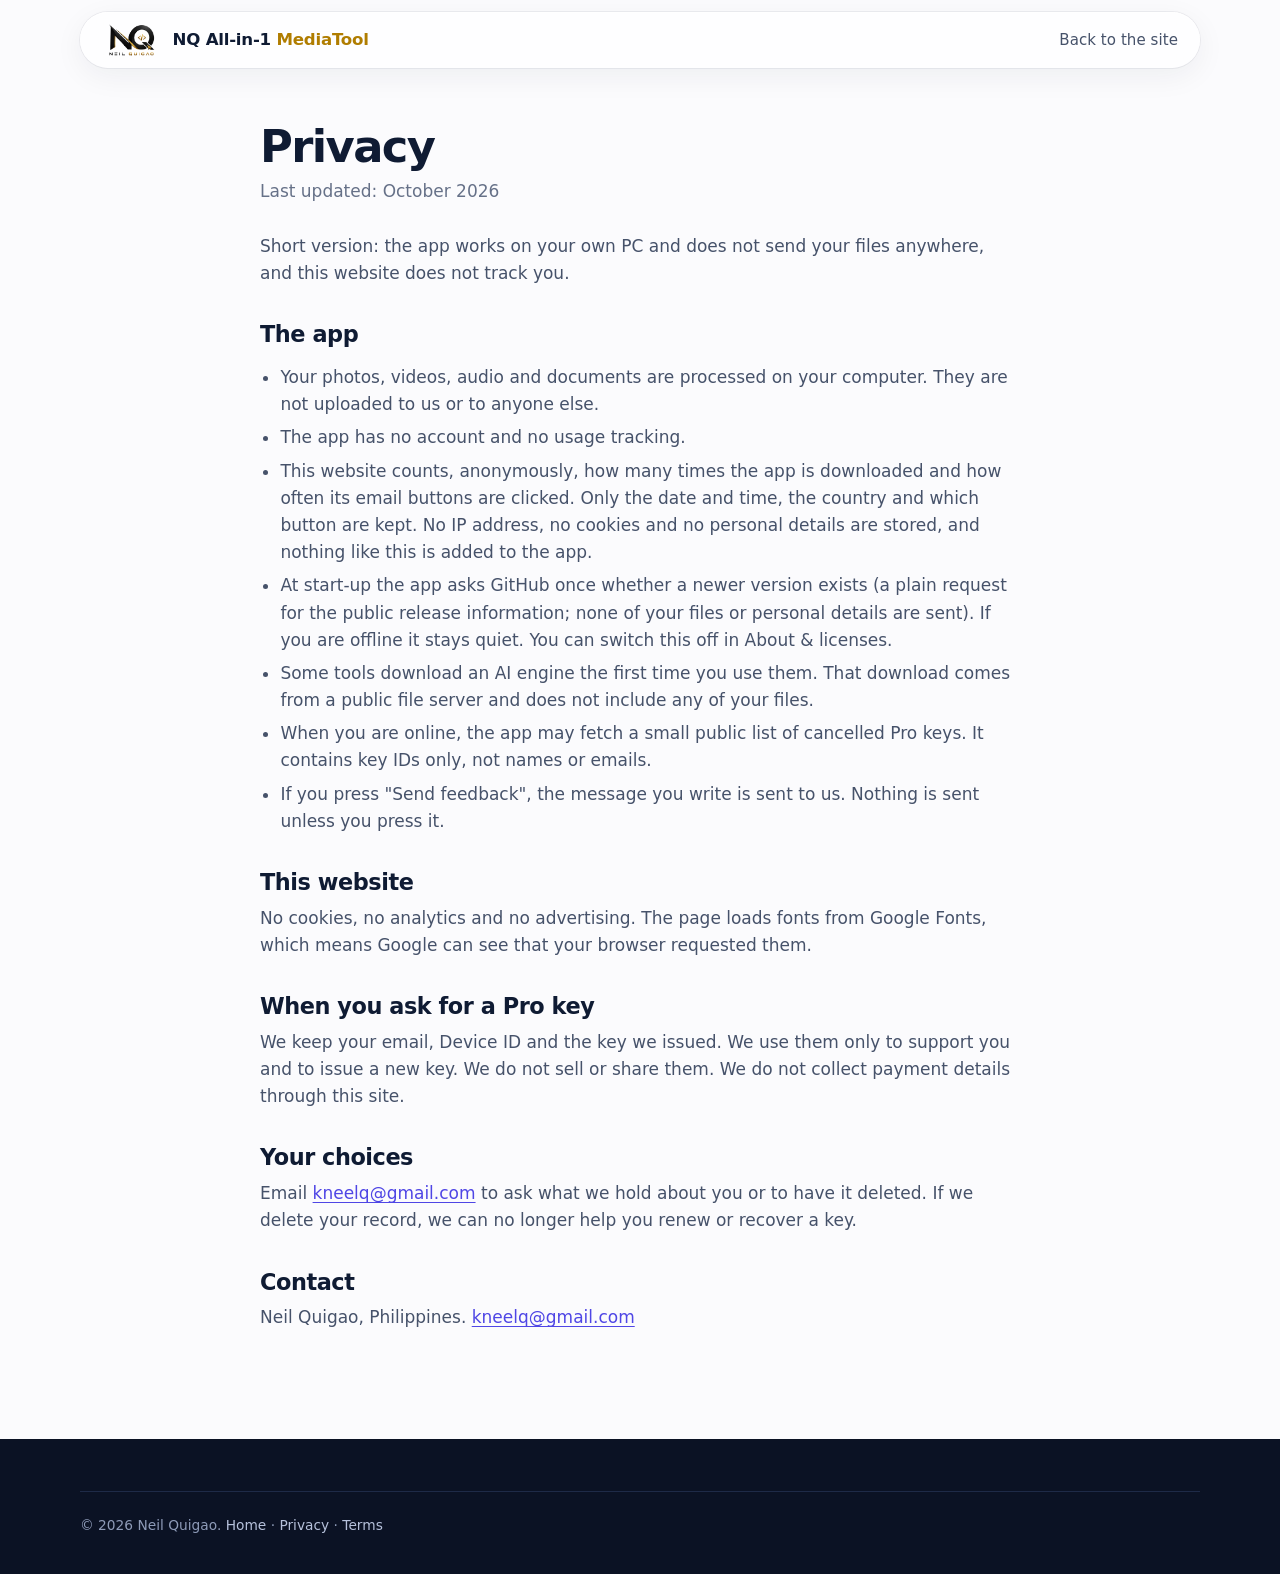
<file: docs/privacy.html>
<!doctype html>
<html lang="en"><head><meta charset="utf-8"><meta name="viewport" content="width=device-width, initial-scale=1">
<title>Privacy | NQ All-in-1 MediaTool</title><meta name="description" content="What NQ All-in-1 MediaTool and this website do and do not collect."><link rel="icon" href="img/icon.png">
<link rel="stylesheet" href="style.css"></head><body>
<header class="top"><div class="wrap"><a class="brand" href="index.html"><img src="img/logo.png" alt=""><span>NQ All-in-1 <b>MediaTool</b></span></a><nav style="margin-left:auto"><a href="index.html">Back to the site</a></nav></div></header>
<main class="doc"><div class="wrap">
<h1>Privacy</h1><p class="upd">Last updated: October 2026</p>
<p>Short version: the app works on your own PC and does not send your files anywhere, and this website does not track you.</p>
<h2>The app</h2>
<ul><li>Your photos, videos, audio and documents are processed on your computer. They are not uploaded to us or to anyone else.</li>
<li>The app has no account and no usage tracking.</li>
<li>This website counts, anonymously, how many times the app is downloaded and how often its email buttons are clicked. Only the date and time, the country and which button are kept. No IP address, no cookies and no personal details are stored, and nothing like this is added to the app.</li>
<li>At start-up the app asks GitHub once whether a newer version exists (a plain request for the public release information; none of your files or personal details are sent). If you are offline it stays quiet. You can switch this off in About &amp; licenses.</li>
<li>Some tools download an AI engine the first time you use them. That download comes from a public file server and does not include any of your files.</li>
<li>When you are online, the app may fetch a small public list of cancelled Pro keys. It contains key IDs only, not names or emails.</li>
<li>If you press "Send feedback", the message you write is sent to us. Nothing is sent unless you press it.</li></ul>
<h2>This website</h2>
<p>No cookies, no analytics and no advertising. The page loads fonts from Google Fonts, which means Google can see that your browser requested them.</p>
<h2>When you ask for a Pro key</h2>
<p>We keep your email, Device ID and the key we issued. We use them only to support you and to issue a new key. We do not sell or share them. We do not collect payment details through this site.</p>
<h2>Your choices</h2>
<p>Email <a href="mailto:kneelq@gmail.com">kneelq@gmail.com</a> to ask what we hold about you or to have it deleted. If we delete your record, we can no longer help you renew or recover a key.</p>
<h2>Contact</h2><p>Neil Quigao, Philippines. <a href="mailto:kneelq@gmail.com">kneelq@gmail.com</a></p></div></main>
<footer><div class="wrap"><div class="legal" style="grid-column:1/-1">&copy; 2026 Neil Quigao. <a href="index.html" style="display:inline">Home</a> · <a href="privacy.html" style="display:inline">Privacy</a> · <a href="terms.html" style="display:inline">Terms</a></div></div></footer></body></html>
</file>
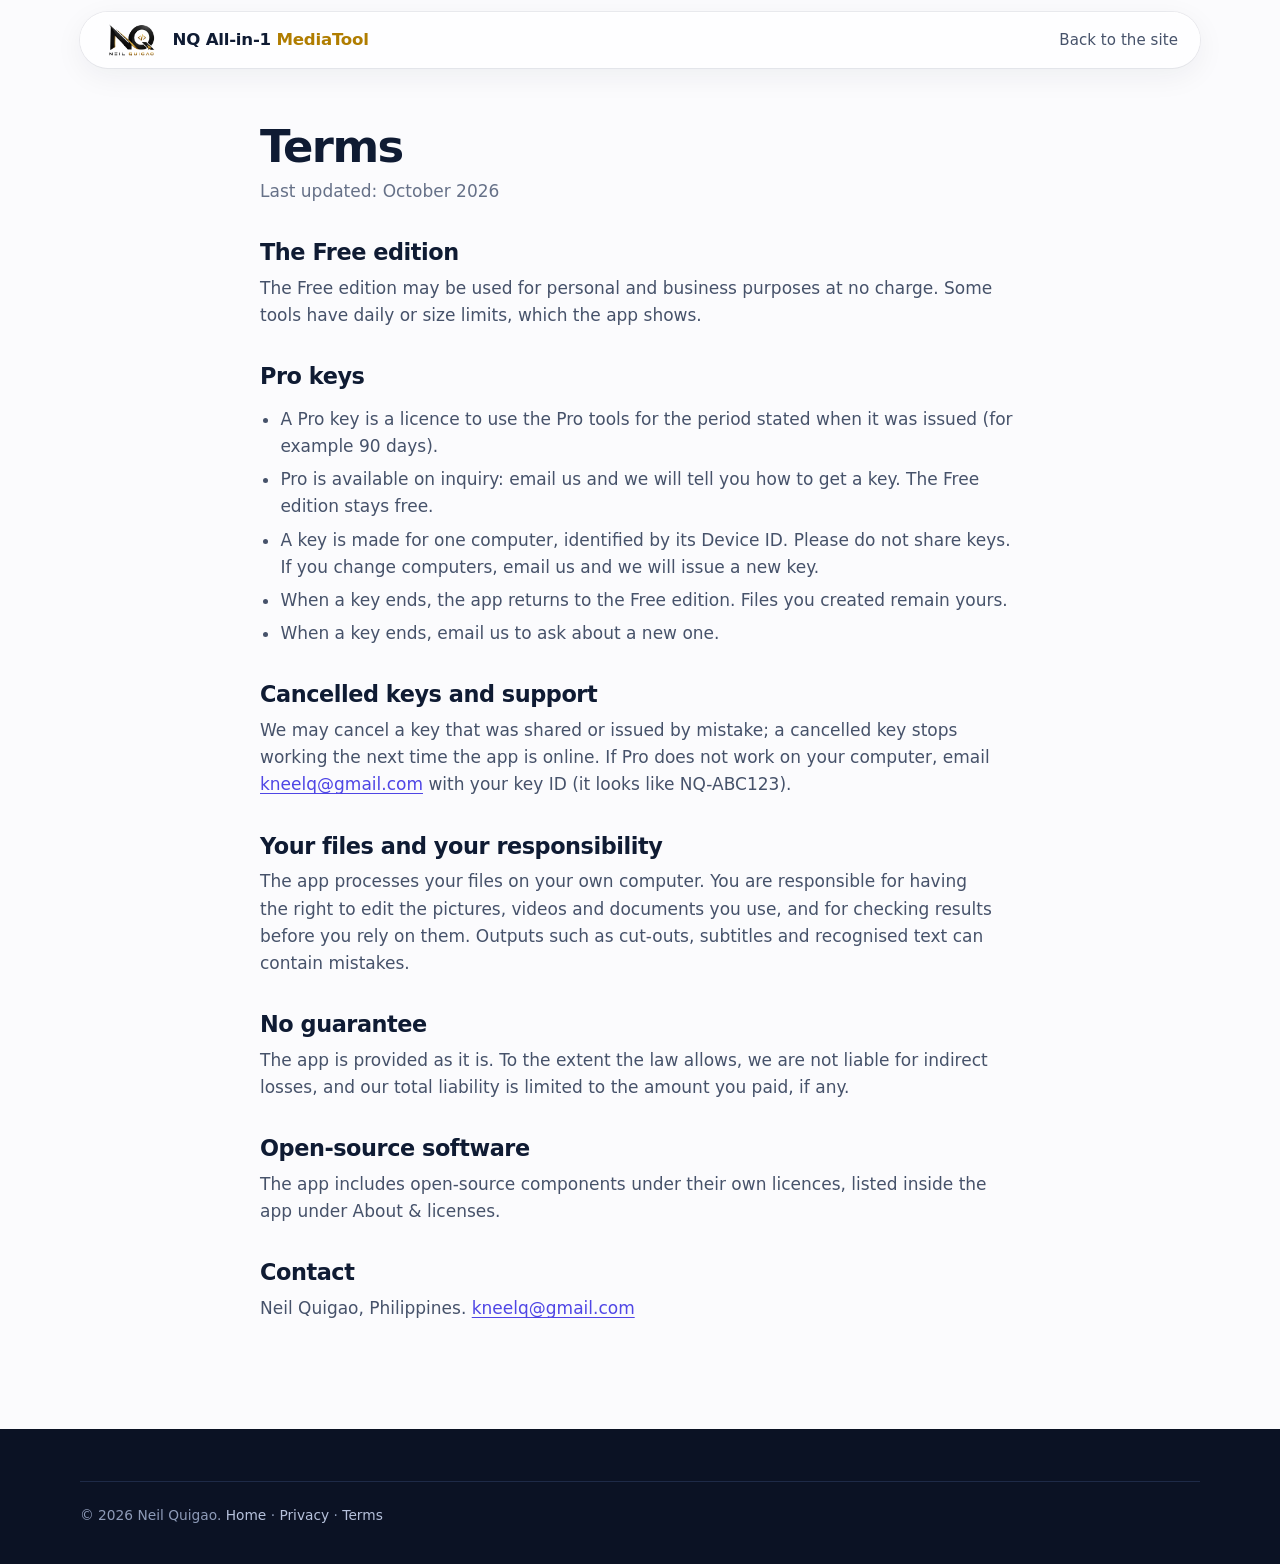
<file: docs/terms.html>
<!doctype html>
<html lang="en"><head><meta charset="utf-8"><meta name="viewport" content="width=device-width, initial-scale=1">
<title>Terms | NQ All-in-1 MediaTool</title><meta name="description" content="Licence terms and support for NQ All-in-1 MediaTool."><link rel="icon" href="img/icon.png">
<link rel="stylesheet" href="style.css"></head><body>
<header class="top"><div class="wrap"><a class="brand" href="index.html"><img src="img/logo.png" alt=""><span>NQ All-in-1 <b>MediaTool</b></span></a><nav style="margin-left:auto"><a href="index.html">Back to the site</a></nav></div></header>
<main class="doc"><div class="wrap">
<h1>Terms</h1><p class="upd">Last updated: October 2026</p>
<h2>The Free edition</h2><p>The Free edition may be used for personal and business purposes at no charge. Some tools have daily or size limits, which the app shows.</p>
<h2>Pro keys</h2>
<ul><li>A Pro key is a licence to use the Pro tools for the period stated when it was issued (for example 90 days).</li>
<li>Pro is available on inquiry: email us and we will tell you how to get a key. The Free edition stays free.</li>
<li>A key is made for one computer, identified by its Device ID. Please do not share keys. If you change computers, email us and we will issue a new key.</li>
<li>When a key ends, the app returns to the Free edition. Files you created remain yours.</li>
<li>When a key ends, email us to ask about a new one.</li></ul>
<h2>Cancelled keys and support</h2>
<p>We may cancel a key that was shared or issued by mistake; a cancelled key stops working the next time the app is online. If Pro does not work on your computer, email <a href="mailto:kneelq@gmail.com">kneelq@gmail.com</a> with your key ID (it looks like NQ-ABC123).</p>
<h2>Your files and your responsibility</h2>
<p>The app processes your files on your own computer. You are responsible for having the right to edit the pictures, videos and documents you use, and for checking results before you rely on them. Outputs such as cut-outs, subtitles and recognised text can contain mistakes.</p>
<h2>No guarantee</h2>
<p>The app is provided as it is. To the extent the law allows, we are not liable for indirect losses, and our total liability is limited to the amount you paid, if any.</p>
<h2>Open-source software</h2><p>The app includes open-source components under their own licences, listed inside the app under About &amp; licenses.</p>
<h2>Contact</h2><p>Neil Quigao, Philippines. <a href="mailto:kneelq@gmail.com">kneelq@gmail.com</a></p></div></main>
<footer><div class="wrap"><div class="legal" style="grid-column:1/-1">&copy; 2026 Neil Quigao. <a href="index.html" style="display:inline">Home</a> · <a href="privacy.html" style="display:inline">Privacy</a> · <a href="terms.html" style="display:inline">Terms</a></div></div></footer></body></html>
</file>
<file: docs/style.css>
/* NQ All-in-1 MediaTool site. Redesign on the apple-design principles: instant response, interruptible springs, translucent materials,
   size-specific tracking, restraint. Brand kept: ink navy, amber from the logo, indigo for actions. */
:root {
  --bg: #fbfbfd; --paper: #f4f5f8; --white: #fff; --ink: #0f1b33; --body: #46526a; --mute: #667188;
  --line: rgba(15,27,51,.10); --night: #0b1224; --night2: #131c33;
  --amber: #f5b316; --amber-soft: #fff3cf; --amber-ink: #6b4a00;
  --ind: #4f46e5; --ind-dark: #3f38c4; --ind-soft: #eceafd; --good: #0f7b5f; --good-soft: #e1f5ee;
  --r-lg: 28px; --r: 20px; --r-sm: 12px;
  --sh-1: 0 1px 2px rgba(15,27,51,.05), 0 10px 30px rgba(15,27,51,.06);
  --sh-2: 0 2px 4px rgba(15,27,51,.05), 0 28px 70px rgba(15,27,51,.13);
  --ease: cubic-bezier(.16, 1, .3, 1);            /* critically damped feel: fast start, no overshoot */
  --glass: rgba(255,255,255,.68);
  /* the platform font first: it ships optical sizing and tuned tracking (SF on Apple, Segoe UI Variable on Windows) */
  --display: ui-sans-serif, -apple-system, "SF Pro Display", "Segoe UI Variable Display", "Segoe UI", system-ui, Roboto, sans-serif;
  --sans: ui-sans-serif, -apple-system, "SF Pro Text", "Segoe UI Variable Text", "Segoe UI", system-ui, Roboto, sans-serif;
  --text: var(--sans);
  interpolate-size: allow-keywords;
}
* { box-sizing: border-box; }
html { scroll-behavior: smooth; scroll-padding-top: 92px; -webkit-text-size-adjust: 100%; }
body { margin: 0; background: var(--bg); color: var(--body); font: 400 1.0625rem/1.6 var(--sans); font-optical-sizing: auto; -webkit-font-smoothing: antialiased; text-rendering: optimizeLegibility; }
img { max-width: 100%; display: block; }
a { color: var(--ind); text-underline-offset: 3px; }
a:hover { color: var(--ind-dark); }
::selection { background: rgba(79,70,229,.2); }
:focus-visible { outline: 3px solid rgba(79,70,229,.75); outline-offset: 3px; border-radius: 8px; }
.skip { position: absolute; left: -999px; top: 8px; background: var(--ink); color: #fff; padding: 8px 14px; border-radius: 999px; z-index: 100; }
.skip:focus { left: 8px; }
/* tracking and leading change with size: tight on large type, near zero on body, a touch open on small caps */
h1, h2, h3 { font-family: var(--display); color: var(--ink); margin: 0; font-weight: 700; text-wrap: balance; }
h1 { font-size: clamp(2.5rem, 6.4vw, 4.9rem); line-height: 1.02; letter-spacing: -.045em; font-weight: 720; }
h2 { font-size: clamp(2rem, 4.6vw, 3.4rem); line-height: 1.06; letter-spacing: -.036em; }
h3 { font-size: 1.28rem; line-height: 1.2; letter-spacing: -.016em; }
p { margin: 0 0 1em; text-wrap: pretty; }
.wrap { width: min(1120px, calc(100% - 48px)); margin-inline: auto; }
.lead { font-size: clamp(1.1rem, 1.7vw, 1.32rem); line-height: 1.5; color: var(--body); max-width: 36em; }
.small { font-size: .9rem; color: var(--mute); letter-spacing: .004em; }

/* header: a floating translucent layer, not an opaque strip */
.top { position: sticky; top: 12px; z-index: 60; margin: 12px auto 0; width: min(1120px, calc(100% - 24px)); border-radius: 999px; background: var(--glass);
  -webkit-backdrop-filter: blur(22px) saturate(180%); backdrop-filter: blur(22px) saturate(180%);
  box-shadow: 0 0 0 1px rgba(15,27,51,.06), inset 0 1px 0 rgba(255,255,255,.85), 0 8px 30px rgba(15,27,51,.06); transition: background .3s var(--ease), box-shadow .3s var(--ease); }
.top.scrolled { background: rgba(255,255,255,.84); box-shadow: 0 0 0 1px rgba(15,27,51,.08), inset 0 1px 0 #fff, 0 14px 44px rgba(15,27,51,.13); }
.top .wrap { width: 100%; padding: 0 10px 0 20px; display: flex; align-items: center; gap: 20px; height: 56px; }
.brand { display: flex; align-items: center; gap: 10px; color: var(--ink); text-decoration: none; font: 700 1.04rem/1 var(--display); letter-spacing: -.014em; white-space: nowrap; }
.brand img { height: 42px; width: auto; margin-block: -6px; }
.brand b { color: #b07d00; font-weight: 700; }
.top nav { position: relative; display: flex; gap: 2px; margin-left: auto; align-items: center; }
.top nav a { position: relative; z-index: 1; padding: 8px 12px; border-radius: 999px; white-space: nowrap; color: var(--body); text-decoration: none; font-weight: 500; font-size: .94rem; letter-spacing: .004em; transition: color .15s; }
.top nav a:hover, .top nav a.on { color: var(--ink); }
.top nav a.btn { color: #fff; margin-left: 8px; padding: 9px 18px; }
.top nav a.btn:hover { color: #fff; }
.nav-ind { position: absolute; left: 0; top: 50%; height: 34px; margin-top: -17px; width: 0; border-radius: 999px; background: rgba(15,27,51,.07); pointer-events: none; opacity: 0; transition: opacity .2s; will-change: transform, width; }
.nav-ind.show { opacity: 1; }
.menu { display: none; margin-left: auto; background: none; border: 0; border-radius: 999px; width: 44px; height: 44px; font-size: 1.25rem; cursor: pointer; color: var(--ink); transition: transform .1s ease-out, background .2s; }
.menu:active { transform: scale(.92); background: rgba(15,27,51,.07); }
.scrim { position: fixed; inset: 0; z-index: 55; background: rgba(11,18,36,.32); opacity: 0; pointer-events: none; transition: opacity .3s var(--ease); }
.menu-open .scrim { opacity: 1; pointer-events: auto; }

/* buttons: feedback on press, instantly */
.btn { display: inline-flex; align-items: center; justify-content: center; gap: 10px; padding: 14px 26px; border-radius: 999px; border: 1.5px solid transparent; font: 600 1rem/1.1 var(--sans); letter-spacing: .004em; text-decoration: none; cursor: pointer; -webkit-tap-highlight-color: transparent;
  transition: transform .1s ease-out, background .2s, box-shadow .25s var(--ease), color .2s, border-color .2s; }
.btn:hover { transform: translateY(-1px); }
.btn:active { transform: scale(.97); transition-duration: .08s; }
.btn-pri { background: var(--ink); color: #fff; box-shadow: 0 6px 18px rgba(15,27,51,.22); }
.btn-pri:hover { background: #1b2b4f; color: #fff; box-shadow: 0 10px 26px rgba(15,27,51,.28); }
.btn-ind { background: var(--ind); color: #fff; box-shadow: 0 6px 18px rgba(79,70,229,.3); }
.btn-ind:hover { background: var(--ind-dark); color: #fff; box-shadow: 0 10px 26px rgba(79,70,229,.36); }
.btn-ghost { background: rgba(255,255,255,.7); border-color: var(--line); color: var(--ink); -webkit-backdrop-filter: blur(10px); backdrop-filter: blur(10px); }
.btn-ghost:hover { background: #fff; border-color: rgba(15,27,51,.28); color: var(--ink); }
.btn-amber { background: var(--amber); color: #2f2100; box-shadow: 0 8px 22px rgba(245,179,22,.3); }
.btn-amber:hover { background: #ffc531; color: #2f2100; }
.btn-sm { padding: 9px 18px; font-size: .94rem; }
.btn svg { width: 18px; height: 18px; }

/* hero: one clear message, then the product */
.hero { position: relative; isolation: isolate; overflow: clip; margin-top: -68px; padding: 140px 0 0; } /* runs up behind the floating header (56px + 12px gap) so no plain strip shows above it */
.hero::before { content: ""; position: absolute; inset: -8% -10% auto; height: 760px; z-index: -1; pointer-events: none;
  background: radial-gradient(55% 55% at 50% 0%, rgba(79,70,229,.11), transparent 72%), radial-gradient(34% 40% at 88% 8%, rgba(245,179,22,.14), transparent 70%), radial-gradient(30% 36% at 10% 14%, rgba(79,70,229,.06), transparent 70%); }
.hero > .wrap { display: grid; justify-items: center; gap: 60px; }
.hero > .wrap > div:first-child { text-align: center; display: grid; justify-items: center; max-width: 880px; }
.tag { display: inline-flex; align-items: center; gap: 8px; background: rgba(255,255,255,.75); border: 1px solid var(--line); color: var(--amber-ink); font-weight: 600; font-size: .86rem; letter-spacing: .01em; padding: 6px 14px 6px 10px; border-radius: 999px; margin-bottom: 26px; -webkit-backdrop-filter: blur(10px); backdrop-filter: blur(10px); }
.tag i { width: 8px; height: 8px; border-radius: 50%; background: var(--amber); box-shadow: 0 0 0 4px rgba(245,179,22,.25); }
.hero h1 { margin-bottom: 24px; }
.hero .lead { margin: 0 auto 34px; }
.cta { display: flex; flex-wrap: wrap; justify-content: center; gap: 12px; margin-bottom: 22px; }
.facts { display: flex; flex-wrap: wrap; justify-content: center; gap: 6px 22px; list-style: none; padding: 0; margin: 0; color: var(--mute); font-size: .92rem; letter-spacing: .004em; }
.facts li::before { content: ""; display: inline-block; width: 6px; height: 6px; border-radius: 50%; background: var(--good); margin-right: 8px; vertical-align: middle; }
/* the product rises into place as it scrolls into view (transform only, driven by --hp from site.js) */
.shot { margin: 0; width: 100%; max-width: 1060px; transform: translateY(calc((1 - var(--hp, 1)) * 30px)) scale(calc(.94 + .06 * var(--hp, 1))); transform-origin: 50% 0; will-change: transform; }
.cap { margin: 18px auto 0; font-size: .86rem; color: var(--mute); max-width: 46em; text-align: center; }
.win { background: var(--night); border-radius: 20px; box-shadow: var(--sh-2); overflow: hidden; border: 1px solid #25304d; }
.win .bar { display: flex; gap: 7px; align-items: center; padding: 12px 16px; background: #0a1020; border-bottom: 1px solid #1b2742; }
.win .bar i { width: 11px; height: 11px; border-radius: 50%; background: #2c3857; }
.win .bar span { margin-left: 10px; color: #7f8cab; font-size: .78rem; }
.win img { width: 100%; height: auto; }

/* proof strip */
.strip { padding: 64px 0 8px; }
.strip .wrap { display: grid; grid-template-columns: repeat(4, 1fr); background: var(--white); border: 1px solid var(--line); border-radius: var(--r-lg); box-shadow: var(--sh-1); padding: 10px 0; }
.strip .wrap > div { padding: 20px 28px; border-left: 1px solid var(--line); }
.strip .wrap > div:first-child { border-left: 0; }
.strip b { display: block; font: 700 1.7rem/1.1 var(--display); color: var(--ink); letter-spacing: -.03em; }
.strip span { font-size: .93rem; color: var(--mute); }

section.block { padding: clamp(72px, 10vw, 128px) 0; }
.head { max-width: 46em; margin: 0 auto 56px; text-align: center; }
.head h2 { margin-bottom: 16px; }
.head p { font-size: clamp(1.05rem, 1.6vw, 1.22rem); line-height: 1.5; margin: 0 auto; max-width: 36em; }
#screens, #pricing { background: var(--paper); }

/* tools */
.groups { display: grid; grid-template-columns: repeat(3, 1fr); gap: 20px; }
.group { background: var(--white); border: 1px solid var(--line); border-radius: var(--r-lg); padding: 32px 26px 20px; box-shadow: var(--sh-1); }
.group h3 { font-size: 1.65rem; letter-spacing: -.026em; margin-bottom: 6px; }
.group > p { font-size: .96rem; color: var(--mute); margin-bottom: 16px; }
.group ul { list-style: none; margin: 0; padding: 0; }
.group ul li { display: grid; grid-template-columns: 40px 1fr auto; gap: 14px; align-items: center; padding: 13px 0; border-top: 1px solid var(--line); }
.group ul li img { width: 40px; height: 40px; }
.group ul li b { display: block; color: var(--ink); font-weight: 600; line-height: 1.25; font-size: 1rem; letter-spacing: -.005em; }
.group ul li small { display: block; color: var(--mute); font-size: .88rem; line-height: 1.4; margin-top: 2px; }
.pro { font-size: .7rem; font-weight: 700; letter-spacing: .06em; background: var(--amber); color: #3a2800; padding: 3px 8px; border-radius: 999px; }
.tags { display: inline-flex; align-items: center; gap: 6px; white-space: nowrap; }
.beta { font-size: .7rem; font-weight: 700; letter-spacing: .06em; color: #7a2e9e; background: #f1e1fb; border: 1px solid #d9b3ee; padding: 2px 7px; border-radius: 999px; }
.lim { font-size: .72rem; font-weight: 600; letter-spacing: .02em; color: var(--good); background: var(--good-soft); padding: 3px 9px; border-radius: 999px; white-space: nowrap; }
.how { margin: 20px 0 0; padding: 18px 18px 8px; background: var(--paper); border-radius: var(--r-sm); }
.how b { color: var(--ink); display: block; margin-bottom: 6px; }
.how ol { margin: 0 0 8px; padding-left: 1.2em; font-size: .94rem; color: var(--body); } .how li { margin: 3px 0; }

/* real results (dark) */
.results { background: var(--night); color: #c9d2e6; position: relative; isolation: isolate; overflow: clip; }
.results::before { content: ""; position: absolute; inset: 0 0 auto; height: 520px; z-index: -1; background: radial-gradient(50% 70% at 50% 0%, rgba(99,102,241,.22), transparent 72%); pointer-events: none; }
.results h2, .results h3 { color: #fff; }
.results .head p { color: #aab6d0; }
.results .pro { vertical-align: middle; }
.rs { display: grid; grid-template-columns: minmax(0, 7fr) minmax(0, 5fr); gap: 56px; align-items: center; margin-bottom: 96px; }
.rs.flip { grid-template-columns: minmax(0, 5fr) minmax(0, 6fr); }
.rs.flip .cmp { order: 2; }
.rs h3 { font-size: clamp(1.6rem, 2.6vw, 2.1rem); letter-spacing: -.03em; margin-bottom: 14px; }
.rs p { max-width: 32em; }
.by { font-size: .84rem; color: #8492b0; margin-top: 14px; }
.cmp { position: relative; aspect-ratio: var(--ar, 4 / 5); width: 100%; border-radius: 24px; overflow: hidden; background: #1a2440; user-select: none; touch-action: pan-y; box-shadow: 0 34px 70px rgba(0,0,0,.4), 0 0 0 1px rgba(255,255,255,.06); }
.cmp img { position: absolute; inset: 0; width: 100%; height: 100%; object-fit: cover; }
.cmp .aft { position: absolute; inset: 0; clip-path: inset(0 0 0 var(--p, 50%)); }
.cmp.alpha .aft { background: repeating-conic-gradient(#d7dce8 0 25%, #f4f6fb 0 50%) 0 0 / 26px 26px; }
.cmp input { position: absolute; inset: 0; width: 100%; height: 100%; opacity: 0; cursor: ew-resize; margin: 0; }
.cmp .handle { position: absolute; top: 0; bottom: 0; left: var(--p, 50%); width: 2px; background: rgba(255,255,255,.92); transform: translateX(-1px); pointer-events: none; box-shadow: 0 0 0 1px rgba(0,0,0,.12); }
.cmp .handle::after { content: "\2194"; position: absolute; top: 50%; left: 50%; transform: translate(-50%, -50%); width: 46px; height: 46px; border-radius: 50%; background: rgba(255,255,255,.9); -webkit-backdrop-filter: blur(8px); backdrop-filter: blur(8px); color: var(--ink); display: grid; place-items: center; font-weight: 700; box-shadow: 0 8px 24px rgba(0,0,0,.35); transition: transform .14s ease-out; }
.cmp:active .handle::after { transform: translate(-50%, -50%) scale(1.12); }   /* the knob grows under the finger */
.cmp .lab { position: absolute; top: 14px; font-size: .74rem; font-weight: 700; letter-spacing: .03em; padding: 6px 11px; border-radius: 999px; background: rgba(11,18,36,.55); -webkit-backdrop-filter: blur(10px); backdrop-filter: blur(10px); color: #fff; pointer-events: none; }
.cmp .lab.l { left: 14px; } .cmp .lab.r { right: 14px; }
.ticks { list-style: none; margin: 26px 0 0; padding: 0; display: grid; gap: 14px; }
.ticks li { display: grid; grid-template-columns: 24px 1fr; gap: 12px; color: #c9d2e6; }
.ticks li::before { content: ""; width: 20px; height: 20px; margin-top: 4px; border-radius: 50%; background: var(--amber) url("data:image/svg+xml,%3Csvg xmlns='http://www.w3.org/2000/svg' viewBox='0 0 20 20'%3E%3Cpath d='M5.5 10.5l3 3 6-6.5' fill='none' stroke='%233a2800' stroke-width='2.2' stroke-linecap='round' stroke-linejoin='round'/%3E%3C/svg%3E") center / 20px no-repeat; }
.ticks b { color: #fff; }
.rs3 { display: grid; grid-template-columns: repeat(3, minmax(0, 1fr)); gap: 24px; margin-bottom: 96px; }
.rs3 .rs3-t { grid-column: 1 / -1; max-width: 40em; }
.rs3 .rs3-t h3 { font-size: clamp(1.6rem, 2.6vw, 2.1rem); letter-spacing: -.03em; margin-bottom: 14px; }
.rs3 .cmp { box-shadow: 0 22px 44px rgba(0,0,0,.36), 0 0 0 1px rgba(255,255,255,.06); }
.rs3-by { grid-column: 1 / -1; margin: 0; }
.rs2 { margin-bottom: 96px; }
.rs2 h3 { font-size: clamp(1.6rem, 2.6vw, 2.1rem); letter-spacing: -.03em; margin-bottom: 14px; }
.rs2 p { max-width: 40em; }
.sline { display: grid; grid-template-columns: 44px minmax(0, 1fr); gap: 14px; align-items: center; margin-top: 14px; }
.sline .sl { font-weight: 700; color: #8492b0; font-size: .9rem; }
.sline img { width: 100%; height: auto; border-radius: 14px; background: #fff; }
.rs4 { display: grid; grid-template-columns: repeat(4, minmax(0, 1fr)); gap: 24px; align-items: start; margin-bottom: 64px; }
.rs4 figure { margin: 0; }
.rs4 .fr { aspect-ratio: 4 / 5; border-radius: 18px; overflow: hidden; background: #fff; display: grid; place-items: center; box-shadow: 0 18px 40px rgba(0,0,0,.3); }
.rs4 .fr img { width: 100%; height: 100%; object-fit: cover; }
.rs4 figure:nth-child(3) .fr img { object-fit: contain; }
.rs4 figcaption { margin-top: 14px; font-size: .92rem; color: #aab6d0; line-height: 1.45; }
.rs4 figcaption b { color: #fff; }
.rs4-by { grid-column: 1 / -1; margin: 0; }
.honest { margin-top: 8px; padding: 20px 24px; border: 1px solid rgba(255,255,255,.1); border-radius: var(--r); background: rgba(255,255,255,.05); -webkit-backdrop-filter: blur(14px); backdrop-filter: blur(14px); font-size: .96rem; color: #aab6d0; }
.honest b { color: #fff; }

/* screens: a segmented control whose selection slides on a spring */
.tabs { position: relative; display: flex; gap: 2px; padding: 5px; width: max-content; max-width: 100%; margin: 0 auto 28px; background: rgba(15,27,51,.07); border-radius: 999px; overflow-x: auto; scrollbar-width: none; }
.tabs::-webkit-scrollbar { display: none; }
.seg-ind { position: absolute; left: 0; top: 5px; bottom: 5px; width: 0; border-radius: 999px; background: var(--ink); box-shadow: 0 4px 14px rgba(15,27,51,.28); pointer-events: none; will-change: transform, width; }
.tabs button { position: relative; z-index: 1; padding: 10px 18px; border: 0; background: none; border-radius: 999px; font: 600 .94rem var(--sans); letter-spacing: .004em; color: var(--body); cursor: pointer; white-space: nowrap; transition: color .2s, transform .1s ease-out; }
.tabs button:hover { color: var(--ink); }
.tabs button:active { transform: scale(.96); }
.tabs button[aria-selected="true"] { color: #fff; }
.panel { display: none; } .panel.on { display: block; animation: panelIn .5s var(--ease) both; }
@keyframes panelIn { from { opacity: 0; transform: translateY(12px) scale(.985); } to { opacity: 1; transform: none; } }
.panel p.cap { margin: 0 auto 18px; font-size: 1.02rem; color: var(--body); max-width: 46em; text-align: center; }
.panel .win { max-width: 1040px; margin-inline: auto; }

/* offline ledger */
.ledger { display: grid; grid-template-columns: 1fr 1fr; gap: 20px; }
.ledger > div { padding: 36px 34px 28px; background: var(--white); border: 1px solid var(--line); border-radius: var(--r-lg); box-shadow: var(--sh-1); }
.ledger h3 { display: flex; align-items: center; gap: 12px; font-size: 1.45rem; letter-spacing: -.024em; margin-bottom: 6px; }
.ledger h3 span { width: 36px; height: 36px; border-radius: 50%; display: grid; place-items: center; font-size: 1.05rem; }
.ledger > div:first-child h3 span { background: var(--good-soft); color: var(--good); }
.ledger > div + div h3 span { background: var(--amber-soft); color: var(--amber-ink); }
.ledger ul { list-style: none; margin: 18px 0 0; padding: 0; }
.ledger li { padding: 14px 0; border-top: 1px solid var(--line); }
.ledger li b { color: var(--ink); display: block; font-weight: 600; }
.ledger li span { font-size: .96rem; color: var(--mute); }
.note-line { margin-top: 24px; max-width: 46em; }

/* pricing: two plans, Pro carries a gradient edge */
.compare { background: none; border: 0; box-shadow: none; overflow: visible; }
.plans { display: grid; grid-template-columns: 1fr 1fr; gap: 20px; }
.plan { position: relative; padding: 38px 36px 34px; background: var(--white); border: 1px solid var(--line); border-radius: var(--r-lg); box-shadow: var(--sh-1); }
.plan + .plan { border: 1.5px solid transparent; background: linear-gradient(#fff, #fff) padding-box, linear-gradient(135deg, var(--ind), var(--amber)) border-box; box-shadow: var(--sh-2); }
.plan h3 { font-size: 1.6rem; letter-spacing: -.026em; display: flex; align-items: center; gap: 10px; }
.price { font: 720 3.1rem/1 var(--display); color: var(--ink); letter-spacing: -.045em; margin: 20px 0 6px; }
.price small { font: 500 1rem var(--sans); color: var(--mute); letter-spacing: 0; }
.plan .alt { color: var(--mute); font-size: .96rem; margin-bottom: 22px; }
.plan ul { list-style: none; padding: 0; margin: 0 0 28px; display: grid; gap: 11px; }
.plan li { padding-left: 29px; position: relative; }
.plan li::before { content: ""; position: absolute; left: 0; top: .42em; width: 18px; height: 18px; border-radius: 50%; background: var(--good-soft) url("data:image/svg+xml,%3Csvg xmlns='http://www.w3.org/2000/svg' viewBox='0 0 20 20'%3E%3Cpath d='M5.5 10.5l3 3 6-6.5' fill='none' stroke='%230f7b5f' stroke-width='2.4' stroke-linecap='round' stroke-linejoin='round'/%3E%3C/svg%3E") center / 18px no-repeat; }
.plan li.plus { font-weight: 600; color: var(--ink); }
.best { position: absolute; top: 22px; right: 24px; background: var(--ink); color: #fff; font-size: .76rem; font-weight: 700; letter-spacing: .02em; padding: 6px 12px; border-radius: 999px; }
.steps { display: grid; grid-template-columns: repeat(3, 1fr); gap: 20px; margin-top: 24px; counter-reset: s; }
.step { background: var(--white); border: 1px solid var(--line); border-radius: var(--r); padding: 26px; counter-increment: s; box-shadow: var(--sh-1); }
.step::before { content: counter(s); display: grid; place-items: center; width: 34px; height: 34px; border-radius: 50%; background: var(--ind-soft); color: var(--ind); font: 700 1rem var(--display); margin-bottom: 14px; }
.step h3 { margin-bottom: 6px; font-size: 1.12rem; }
.step p { margin: 0; font-size: .97rem; color: var(--body); }
.priceNote { font-size: .92rem; color: var(--mute); margin-top: 22px; }

/* before you download */
.notice { padding: 56px 0 0; }
.nbar { display: grid; grid-template-columns: repeat(2, minmax(0, 1fr)); gap: 20px; }
.nc { display: grid; grid-template-columns: 52px minmax(0, 1fr); gap: 18px; padding: 28px 30px; background: var(--white); border: 1px solid var(--line); border-radius: var(--r-lg); box-shadow: var(--sh-1); }
.ic { width: 52px; height: 52px; border-radius: 16px; display: grid; place-items: center; }
.ic svg { width: 26px; height: 26px; }
.ic-gold { background: var(--amber-soft); color: var(--amber-ink); }
.ic-green { background: var(--good-soft); color: var(--good); }
.nc h2 { font-size: 1.28rem; line-height: 1.2; letter-spacing: -.02em; margin: 2px 0 8px; }
.nc p { font-size: .96rem; line-height: 1.55; margin: 0 0 12px; max-width: 34em; }
.chain { list-style: none; display: flex; flex-wrap: wrap; gap: 8px; margin: 0 0 12px; padding: 0; }
.chain li { background: var(--good-soft); color: #0b5a45; border-radius: 999px; padding: 5px 12px; font-size: .88rem; font-weight: 500; }
.chain li + li::before { content: "\2192"; margin-right: 8px; color: var(--good); }
.nlink { font-weight: 600; font-size: .95rem; text-decoration: none; }
.nlink:hover { text-decoration: underline; }

/* download + information */
.dlwrap { display: block; }
.dlwrap > div:first-child { text-align: center; max-width: 46em; margin-inline: auto; }
.dlwrap > div:first-child p { margin-inline: auto; }
#download h2 { margin-bottom: 18px; }
#download .btn-pri { font-size: 1.1rem; padding: 17px 32px; }
.info { max-width: 860px; margin: 40px auto 0; background: var(--white); border: 1px solid var(--line); border-radius: var(--r); box-shadow: var(--sh-1); }
.info summary { cursor: pointer; list-style: none; padding: 20px 60px 20px 26px; font: 700 1.2rem/1.3 var(--display); color: var(--ink); position: relative; letter-spacing: -.016em; }
.info summary::-webkit-details-marker { display: none; }
.info summary::after, .faq summary::after { content: "+"; position: absolute; right: 24px; top: 50%; transform: translateY(-50%); font: 300 1.9rem/1 var(--sans); color: var(--mute); transition: transform .35s var(--ease); }
.info[open] summary::after, .faq details[open] summary::after { transform: translateY(-50%) rotate(45deg); }
.info summary small { display: block; font: 500 .86rem var(--sans); color: var(--mute); letter-spacing: 0; margin-top: 3px; }
.infobody { padding: 0 26px 24px; display: grid; gap: 16px; }
.info .ib { border-top: 1px solid var(--line); padding-top: 16px; font-size: .95rem; }
.info .ib > b { display: block; color: var(--ink); margin-bottom: 6px; }
.info ul { margin: 0; padding-left: 1.15em; }
.info li { margin-bottom: 5px; }
.info p { margin: 0 0 8px; }
.info .hash { display: block; font-size: .72rem; word-break: break-all; line-height: 1.5; }
details::details-content { block-size: 0; overflow: clip; transition: block-size .45s var(--ease), content-visibility .45s allow-discrete; }
details[open]::details-content { block-size: auto; }

/* about */
.about { background: var(--paper); }
.about .wrap { display: grid; grid-template-columns: minmax(0, 1fr) minmax(0, 420px); gap: 72px; align-items: center; }
.who { border-radius: var(--r-lg); overflow: hidden; background: #fff; border: 1px solid var(--line); box-shadow: var(--sh-2); }
.who img { width: 100%; height: auto; }
.about h2 { margin-bottom: 18px; }
.byline { font-size: 1.18rem; color: var(--ink); }
.about .cta { justify-content: flex-start; margin-top: 24px; margin-bottom: 0; }

/* FAQ */
.faq { max-width: 820px; margin-inline: auto; }
.faq details { border-top: 1px solid var(--line); }
.faq details:last-child { border-bottom: 1px solid var(--line); }
.faq summary { cursor: pointer; list-style: none; padding: 22px 48px 22px 0; font: 640 1.14rem/1.35 var(--display); color: var(--ink); position: relative; letter-spacing: -.012em; }
.faq summary::-webkit-details-marker { display: none; }
.faq summary::after { right: 6px; }
.faq .ans { padding: 0 48px 24px 0; }
.faq .ans p:last-child { margin: 0; }
code, .hash { font-family: ui-monospace, "Cascadia Mono", Consolas, monospace; font-size: .86em; background: rgba(15,27,51,.06); padding: 2px 6px; border-radius: 6px; }
.hash { word-break: break-all; }

/* final call to action + footer */
.final { position: relative; isolation: isolate; overflow: clip; background: var(--ink); color: #c9d2e6; text-align: center; padding: clamp(84px, 11vw, 132px) 0; }
.final::before { content: ""; position: absolute; inset: 0; z-index: -1; background: radial-gradient(50% 80% at 50% 110%, rgba(245,179,22,.2), transparent 70%), radial-gradient(40% 60% at 50% -10%, rgba(99,102,241,.3), transparent 70%); }
.final .wrap { display: grid; justify-items: center; gap: 34px; }
.final h2 { color: #fff; font-size: clamp(2.2rem, 5.4vw, 3.9rem); margin-bottom: 16px; }
.final p { margin: 0 auto; font-size: 1.15rem; max-width: 34em; }
.final .btn-amber { font-size: 1.12rem; padding: 17px 32px; box-shadow: 0 10px 30px rgba(245,179,22,.3); }
footer { background: var(--night); color: #8e9bb8; padding: 52px 0 38px; font-size: .94rem; }
footer .wrap { display: grid; grid-template-columns: 1.4fr 1fr 1fr; gap: 32px; }
footer b { color: #fff; display: block; margin-bottom: 8px; font-weight: 600; }
footer a { color: #b6c1db; text-decoration: none; display: block; padding: 3px 0; }
footer a:hover { color: #fff; text-decoration: underline; }
footer .legal { grid-column: 1 / -1; border-top: 1px solid #1e2a47; padding-top: 22px; font-size: .86rem; line-height: 1.6; }

/* article pages (privacy, terms) */
.doc { padding: 56px 0 90px; }
.doc .wrap { max-width: 760px; }
.doc h1 { font-size: clamp(2rem, 4vw, 2.8rem); margin-bottom: 8px; letter-spacing: -.035em; }
.doc h2 { font-size: 1.4rem; margin: 36px 0 10px; letter-spacing: -.02em; }
.doc ul { padding-left: 1.2em; } .doc li { margin-bottom: 6px; }
.doc .upd { color: var(--mute); margin-bottom: 28px; }

/* scroll reveal: opacity + a short rise, added by site.js so no-JS visitors see everything */
.rv { opacity: 0; transform: translateY(22px); transition: opacity .8s var(--ease), transform .9s var(--ease); transition-delay: calc(var(--i, 0) * 70ms); }
.rv.in { opacity: 1; transform: none; }

@media (max-width: 1020px) {
  .groups { grid-template-columns: 1fr 1fr; }
  .strip .wrap { grid-template-columns: 1fr 1fr; }
  .strip .wrap > div:nth-child(odd) { border-left: 0; }
  .strip .wrap > div:nth-child(n+3) { border-top: 1px solid var(--line); }
}
@media (max-width: 900px) {
  .menu { display: block; }
  .nav-ind { display: none; }
  .top nav { position: absolute; top: calc(100% + 10px); left: 0; right: 0; flex-direction: column; align-items: stretch; gap: 0; padding: 10px; border-radius: 26px; background: rgba(255,255,255,.88);
    -webkit-backdrop-filter: blur(26px) saturate(180%); backdrop-filter: blur(26px) saturate(180%); box-shadow: 0 0 0 1px rgba(15,27,51,.07), 0 24px 60px rgba(15,27,51,.2);
    transform-origin: calc(100% - 30px) 0; opacity: 0; transform: scale(.94) translateY(-8px); visibility: hidden; pointer-events: none; transition: opacity .2s, transform .35s var(--ease), visibility 0s .35s; }
  .top nav.open { opacity: 1; transform: none; visibility: visible; pointer-events: auto; transition: opacity .2s, transform .35s var(--ease), visibility 0s; }
  .top nav a { padding: 14px 16px; border-radius: 16px; font-size: 1.02rem; }
  .top nav a:active { background: rgba(15,27,51,.07); }
  .top nav a.btn { margin: 8px 0 0; padding: 14px; justify-content: center; }
  .rs, .rs.flip { grid-template-columns: 1fr; gap: 28px; margin-bottom: 64px; } .rs.flip .cmp { order: 0; }
  .rs4 { grid-template-columns: repeat(2, minmax(0, 1fr)); }
  .nbar { grid-template-columns: 1fr; } .nc { padding: 24px 22px; grid-template-columns: 44px minmax(0, 1fr); gap: 14px; } .ic { width: 44px; height: 44px; }
  .about .wrap { gap: 44px; }
}
@media (max-width: 760px) {
  .wrap { width: calc(100% - 40px); }
  .groups, .steps, .plans, .ledger, footer .wrap { grid-template-columns: 1fr; }
  .hero { padding-top: 112px; } .hero > .wrap { gap: 40px; }
  .rs3 { grid-template-columns: 1fr; } .about .wrap { grid-template-columns: 1fr; } .who { max-width: 340px; } .sline { grid-template-columns: 1fr; gap: 6px; }
  .strip { padding-top: 44px; } .strip .wrap > div { padding: 16px 18px; }
  .plan { padding: 30px 24px 26px; } .ledger > div { padding: 28px 24px 22px; }
  .tabs { margin-inline: 0; }
}

/* accessibility fallbacks, one per signal: less motion, less transparency, more contrast */
@media (prefers-reduced-motion: reduce) {
  html { scroll-behavior: auto; }
  .rv { transform: none; transition: opacity .25s ease; transition-delay: 0s; }
  .shot { transform: none; }
  .btn:hover { transform: none; }
  .panel.on { animation: panelFade .25s ease both; }
  details::details-content { transition: none; }
  .top nav, .top nav.open { transition: opacity .2s; transform: none; }
}
@keyframes panelFade { from { opacity: 0; } to { opacity: 1; } }
@media (prefers-reduced-transparency: reduce) {
  .top, .top.scrolled, .top nav, .btn-ghost, .tag { background: #fff; -webkit-backdrop-filter: none; backdrop-filter: none; }
  .cmp .lab { background: #0b1224; -webkit-backdrop-filter: none; backdrop-filter: none; }
  .cmp .handle::after { background: #fff; -webkit-backdrop-filter: none; backdrop-filter: none; }
  .honest { background: #131c33; -webkit-backdrop-filter: none; backdrop-filter: none; }
}
@media (prefers-contrast: more) {
  .top { box-shadow: 0 0 0 2px var(--ink); }
  .btn-ghost, .group, .plan, .step, .nc, .ledger > div, .info { border-color: var(--ink); }
  :root { --body: #2a3550; --mute: #46526a; }
}

/* promo video in the hero: a poster, one press to play (nothing is downloaded before that) */
.pv { position: relative; aspect-ratio: 16 / 9; border-radius: 22px; overflow: hidden; background: #0f172a; box-shadow: 0 0 0 1px rgba(255,255,255,.05) inset, 0 2px 4px rgba(15,27,51,.1), 0 40px 100px rgba(15,27,51,.36); isolation: isolate; }
.pv picture, .pv-poster, .pv-vid { position: absolute; inset: 0; width: 100%; height: 100%; display: block; }
.pv-poster, .pv-vid { object-fit: cover; }
.pv-vid[hidden] { display: none; }
.pv-play { position: absolute; inset: 0; z-index: 2; display: grid; place-content: center; justify-items: center; gap: 16px; border: 0; cursor: pointer; color: #fff; background: linear-gradient(180deg, rgba(15,23,42,0) 35%, rgba(15,23,42,.55)); font: 700 clamp(.95rem, 1.6vw, 1.15rem)/1.2 var(--text); letter-spacing: .005em; -webkit-tap-highlight-color: transparent; }
.pv-ico { width: clamp(68px, 9vw, 92px); aspect-ratio: 1; border-radius: 50%; display: grid; place-items: center; padding-left: 4px; background: rgba(255,255,255,.22); -webkit-backdrop-filter: blur(16px) saturate(1.7); backdrop-filter: blur(16px) saturate(1.7); border: 1px solid rgba(255,255,255,.4); box-shadow: inset 0 1px 0 rgba(255,255,255,.55), 0 14px 44px rgba(0,0,0,.4); transition: transform .32s cubic-bezier(.2,.9,.25,1), background .2s; }
.pv-play:hover .pv-ico { transform: scale(1.07); background: rgba(255,255,255,.3); }
.pv-play:active .pv-ico { transform: scale(.94); transition-duration: .08s; }
.pv-play:focus-visible { outline: 3px solid #fbbf24; outline-offset: -6px; }
.pv-txt { padding: 8px 18px; border-radius: 999px; background: rgba(15,23,42,.62); -webkit-backdrop-filter: blur(10px); backdrop-filter: blur(10px); }
.pv.playing .pv-play, .pv.playing .pv-poster, .pv.playing picture { display: none; }
@media (max-width: 700px) { .pv { aspect-ratio: 9 / 16; max-width: 420px; margin: 0 auto; border-radius: 18px; } }
@media (prefers-reduced-transparency: reduce) { .pv-ico { background: #3b4468; -webkit-backdrop-filter: none; backdrop-filter: none; } }
@media (prefers-reduced-motion: reduce) { .pv-ico { transition: none; } }
/* the interactive demo, now in the results section */
.rdemo { max-width: 1060px; margin: 0 auto 84px; text-align: center; }
.rdemo h3 { margin-bottom: 10px; }
.rdemo > p { max-width: 44em; margin: 0 auto 26px; color: #b4bfd9; }
.demo-fig { margin: 0 auto; width: 100%; text-align: left; }
.cap a { color: inherit; text-decoration: underline; text-underline-offset: 2px; }
</file>
<file: docs/hero.css>
/* ===== hero demo: the app window, as a real product shot ===== */
.hd { position: relative; background: var(--night); border: 1px solid #25304d; border-radius: 22px; box-shadow: 0 0 0 1px rgba(255,255,255,.04) inset, 0 2px 4px rgba(15,27,51,.1), 0 40px 100px rgba(15,27,51,.36); overflow: hidden; color: #c9d2e6; font-size: .9rem; }
.hd-bar { display: flex; align-items: center; gap: 7px; padding: 13px 16px; background: #0a1020; border-bottom: 1px solid #1b2742; }
.hd-bar i { width: 11px; height: 11px; border-radius: 50%; background: #2c3857; }
.hd-ttl { margin-left: 10px; color: #7f8cab; font-size: .8rem; }
.hd-net { margin-left: auto; display: inline-flex; align-items: center; gap: 8px; background: #121b33; border: 1px solid #2a3556; color: #b9c4de; border-radius: 999px; padding: 5px 12px 5px 10px; font: 600 .78rem var(--text); cursor: pointer; transition: transform .1s ease-out, background .2s, border-color .2s, color .2s; }
.hd-net:active { transform: scale(.95); }
.hd-net .dot { width: 8px; height: 8px; border-radius: 50%; background: #34d399; box-shadow: 0 0 0 3px rgba(52,211,153,.2); transition: background .2s, box-shadow .2s; }
.hd-net[aria-pressed="true"] { border-color: #6b5313; color: #fcd34d; background: #1d1807; }
.hd-net[aria-pressed="true"] .dot { background: #f5b316; box-shadow: 0 0 0 3px rgba(245,179,22,.22); }
.hd-body { display: grid; grid-template-columns: 196px minmax(0, 1fr); min-height: 540px; }
.hd-side { background: #070d1c; border-right: 1px solid #1b2742; padding: 14px 10px; display: flex; flex-direction: column; gap: 4px; }
.hd-side button { display: flex; align-items: center; gap: 10px; text-align: left; background: none; border: 0; border-radius: 12px; padding: 10px 11px; color: #b9c4de; font: 500 .86rem/1.2 var(--text); cursor: pointer; transition: background .18s, color .18s, transform .1s ease-out; }
.hd-side button:hover { background: #121b33; }
.hd-side button:active { transform: scale(.97); }
.hd-side button[aria-selected="true"] { background: #4f46e5; color: #fff; box-shadow: 0 6px 18px rgba(79,70,229,.35); }
.hd-side img { width: 26px; height: 26px; flex: none; }
.hd-side em { margin-left: auto; font: 700 .62rem var(--text); font-style: normal; letter-spacing: .06em; background: var(--amber); color: #3a2800; padding: 2px 7px; border-radius: 999px; }
.hd-main { display: flex; flex-direction: column; min-width: 0; padding: 16px 18px; gap: 12px; }
.hd-head b { display: block; font: 700 1.15rem var(--display); color: #fff; letter-spacing: -.02em; }
.hd-head span { color: #8e9bb8; font-size: .84rem; }
.hd-stage { flex: 1; min-height: 350px; position: relative; background: #0b1224; border: 1px solid #1b2742; border-radius: 16px; overflow: hidden; display: grid; place-items: center; }
.pn { display: none; width: 100%; height: 100%; padding: 12px; align-items: center; justify-content: center; gap: 16px; }
.pn.on { display: flex; animation: pnIn .45s cubic-bezier(.16, 1, .3, 1) both; }
@keyframes pnIn { from { opacity: 0; transform: translateY(8px) scale(.985); } to { opacity: 1; transform: none; } }
.ba2 { position: relative; height: 100%; max-height: 380px; aspect-ratio: 4 / 5; border-radius: 14px; overflow: hidden; user-select: none; background: #1a2440; touch-action: pan-y; }
.ba2 img { position: absolute; inset: 0; width: 100%; height: 100%; object-fit: cover; }
.ba2 .af { position: absolute; inset: 0; background: repeating-conic-gradient(#d7dce8 0 25%, #f4f6fb 0 50%) 0 0 / 22px 22px; clip-path: inset(0 0 0 var(--p, 100%)); }
.ba2 .af img { object-fit: contain; }
.ba2 input { position: absolute; inset: 0; width: 100%; height: 100%; opacity: 0; cursor: ew-resize; margin: 0; }
.ba2 .hdl { position: absolute; top: 0; bottom: 0; left: var(--p, 100%); width: 2px; background: rgba(255,255,255,.92); transform: translateX(-1px); pointer-events: none; box-shadow: 0 0 0 1px rgba(0,0,0,.2); }
.ba2 .hdl::after { content: "\2194"; position: absolute; top: 50%; left: 50%; transform: translate(-50%, -50%); width: 40px; height: 40px; border-radius: 50%; background: rgba(255,255,255,.9); -webkit-backdrop-filter: blur(8px); backdrop-filter: blur(8px); color: var(--ink); display: grid; place-items: center; font-weight: 700; box-shadow: 0 6px 18px rgba(0,0,0,.4); transition: transform .14s ease-out; }
.ba2:active .hdl::after { transform: translate(-50%, -50%) scale(1.12); }
.ba2 .lb { position: absolute; top: 10px; font-size: .7rem; font-weight: 700; letter-spacing: .03em; padding: 5px 9px; border-radius: 999px; background: rgba(15,27,51,.6); -webkit-backdrop-filter: blur(8px); backdrop-filter: blur(8px); color: #fff; pointer-events: none; }
.ba2 .lb.l { left: 10px; } .ba2 .lb.r { right: 10px; }
.studio { position: relative; height: 100%; max-height: 380px; aspect-ratio: 1 / 1; border-radius: 14px; overflow: hidden; background: #fff; }
.studio img { position: absolute; inset: 0; width: 100%; height: 100%; object-fit: cover; transition: opacity .7s ease; }
.studio .s1 { position: absolute; inset: 0; opacity: 0; transition: opacity .7s ease; }
.studio.done .s1 { opacity: 1; } .studio.done .s0 { opacity: 0; }
.wmbox { position: relative; height: 100%; max-height: 380px; aspect-ratio: 4 / 5; border-radius: 14px; overflow: hidden; }
.wmbox img { width: 100%; height: 100%; object-fit: cover; }
.wmt { position: absolute; font: 700 1.05rem var(--text); color: #fff; text-shadow: 0 1px 4px rgba(0,0,0,.6); opacity: .6; padding: 10px 12px; transition: opacity .15s; clip-path: inset(0 100% 0 0); white-space: nowrap; }
.wmbox.done .wmt { clip-path: inset(0 0 0 0); transition: clip-path .9s steps(14), opacity .15s; }
.wmt[data-pos="tl"] { top: 0; left: 0; } .wmt[data-pos="tc"] { top: 0; left: 50%; transform: translateX(-50%); } .wmt[data-pos="tr"] { top: 0; right: 0; }
.wmt[data-pos="ml"] { top: 50%; left: 0; transform: translateY(-50%); } .wmt[data-pos="mc"] { top: 50%; left: 50%; transform: translate(-50%, -50%); } .wmt[data-pos="mr"] { top: 50%; right: 0; transform: translateY(-50%); }
.wmt[data-pos="bl"] { bottom: 0; left: 0; } .wmt[data-pos="bc"] { bottom: 0; left: 50%; transform: translateX(-50%); } .wmt[data-pos="br"] { bottom: 0; right: 0; }
.wmctl { display: grid; gap: 14px; align-content: center; font-size: .8rem; color: #aab6d0; }
.wmctl label { display: grid; gap: 6px; } .wmctl input[type=range] { width: 130px; accent-color: #6366f1; }
.grid3 { display: grid; grid-template-columns: repeat(3, 26px); gap: 4px; }
.grid3 button { height: 22px; border: 0; border-radius: 6px; background: #26324f; cursor: pointer; transition: background .15s, transform .1s ease-out; } .grid3 button:hover { background: #3a4a72; } .grid3 button:active { transform: scale(.92); } .grid3 button.on { background: #6366f1; }
.vid { position: relative; width: 100%; max-height: 380px; aspect-ratio: 16 / 9; border-radius: 14px; overflow: hidden; container-type: inline-size; }
.vid img { width: 100%; height: 100%; object-fit: cover; }
.cap2 { position: absolute; left: 6%; right: 6%; bottom: 5%; text-align: center; font: 800 4.2cqw/1.25 Arial, sans-serif; color: #fff; text-shadow: -2px -2px 0 #000, 2px -2px 0 #000, -2px 2px 0 #000, 2px 2px 0 #000, 0 3px 8px rgba(0,0,0,.5); letter-spacing: .01em; min-height: 2.5em; }
.cap2 span { display: inline-block; margin: 0 .14em; transition: transform .14s ease, color .14s; } .cap2 span.now { color: #ffe14d; transform: scale(1.18); }
.hd-act { display: flex; align-items: center; gap: 12px; }
.hd-act #hdSt { font-size: .82rem; color: #8e9bb8; min-width: 7.5em; }
.hd-prog { width: 120px; height: 6px; border-radius: 3px; background: #1b2742; overflow: hidden; } .hd-prog i { display: block; height: 100%; width: 0; background: #6366f1; }
.hd-go { white-space: nowrap; background: #4f46e5; color: #fff; border: 0; border-radius: 999px; padding: 11px 26px; font: 700 .92rem var(--text); cursor: pointer; box-shadow: 0 6px 18px rgba(79,70,229,.4); transition: transform .1s ease-out, background .2s, opacity .2s; }
.hd-go:hover { background: #4338ca; } .hd-go:active { transform: scale(.96); } .hd-go:disabled { opacity: .55; cursor: default; transform: none; }
.hd-go.hint { animation: hint 1.6s ease-out 3; }   /* three gentle pulses, then it rests */
@keyframes hint { 0% { box-shadow: 0 0 0 0 rgba(99,102,241,.7); } 70%, 100% { box-shadow: 0 0 0 14px rgba(99,102,241,0); } }
.hd-toast { position: absolute; left: 50%; bottom: 70px; transform: translate(-50%, 12px); background: rgba(29,24,7,.78); -webkit-backdrop-filter: blur(14px); backdrop-filter: blur(14px); border: 1px solid #6b5313; color: #fde7a3; padding: 10px 18px; border-radius: 999px; font-size: .84rem; opacity: 0; pointer-events: none; transition: opacity .25s, transform .4s cubic-bezier(.16, 1, .3, 1); max-width: 90%; text-align: center; }
.hd-toast.show { opacity: 1; transform: translate(-50%, 0); }
@media (max-width: 1020px) { .hd-body { min-height: 0; } .hd-stage { min-height: 320px; } }
@media (max-width: 640px) {
  .hd { border-radius: 18px; }
  .hd-body { grid-template-columns: 1fr; }
  .hd-side { flex-direction: row; overflow-x: auto; border-right: 0; border-bottom: 1px solid #1b2742; padding: 8px; }
  .hd-side button { flex: none; padding: 8px 12px; white-space: nowrap; } .hd-side em { display: none; }
  .hd-side button span { font-size: .8rem; }
  .hd-stage { min-height: 300px; } .pn { flex-direction: column; gap: 10px; } .wmctl { grid-auto-flow: column; gap: 18px; } .ba2, .studio, .wmbox { max-height: 250px; }
  .hd-prog { width: 70px; }
}
@media (prefers-reduced-motion: reduce) { .pn.on { animation: pnFade .25s ease both; } .hd-go.hint { animation: none; } .wmbox.done .wmt { transition: none; } .studio img, .studio .s1 { transition: opacity .25s; } }
@keyframes pnFade { from { opacity: 0; } to { opacity: 1; } }
@media (prefers-reduced-transparency: reduce) { .hd-toast { background: #1d1807; -webkit-backdrop-filter: none; backdrop-filter: none; } .ba2 .hdl::after, .ba2 .lb { -webkit-backdrop-filter: none; backdrop-filter: none; } .ba2 .hdl::after { background: #fff; } .ba2 .lb { background: #0f1b33; } }
</file>
